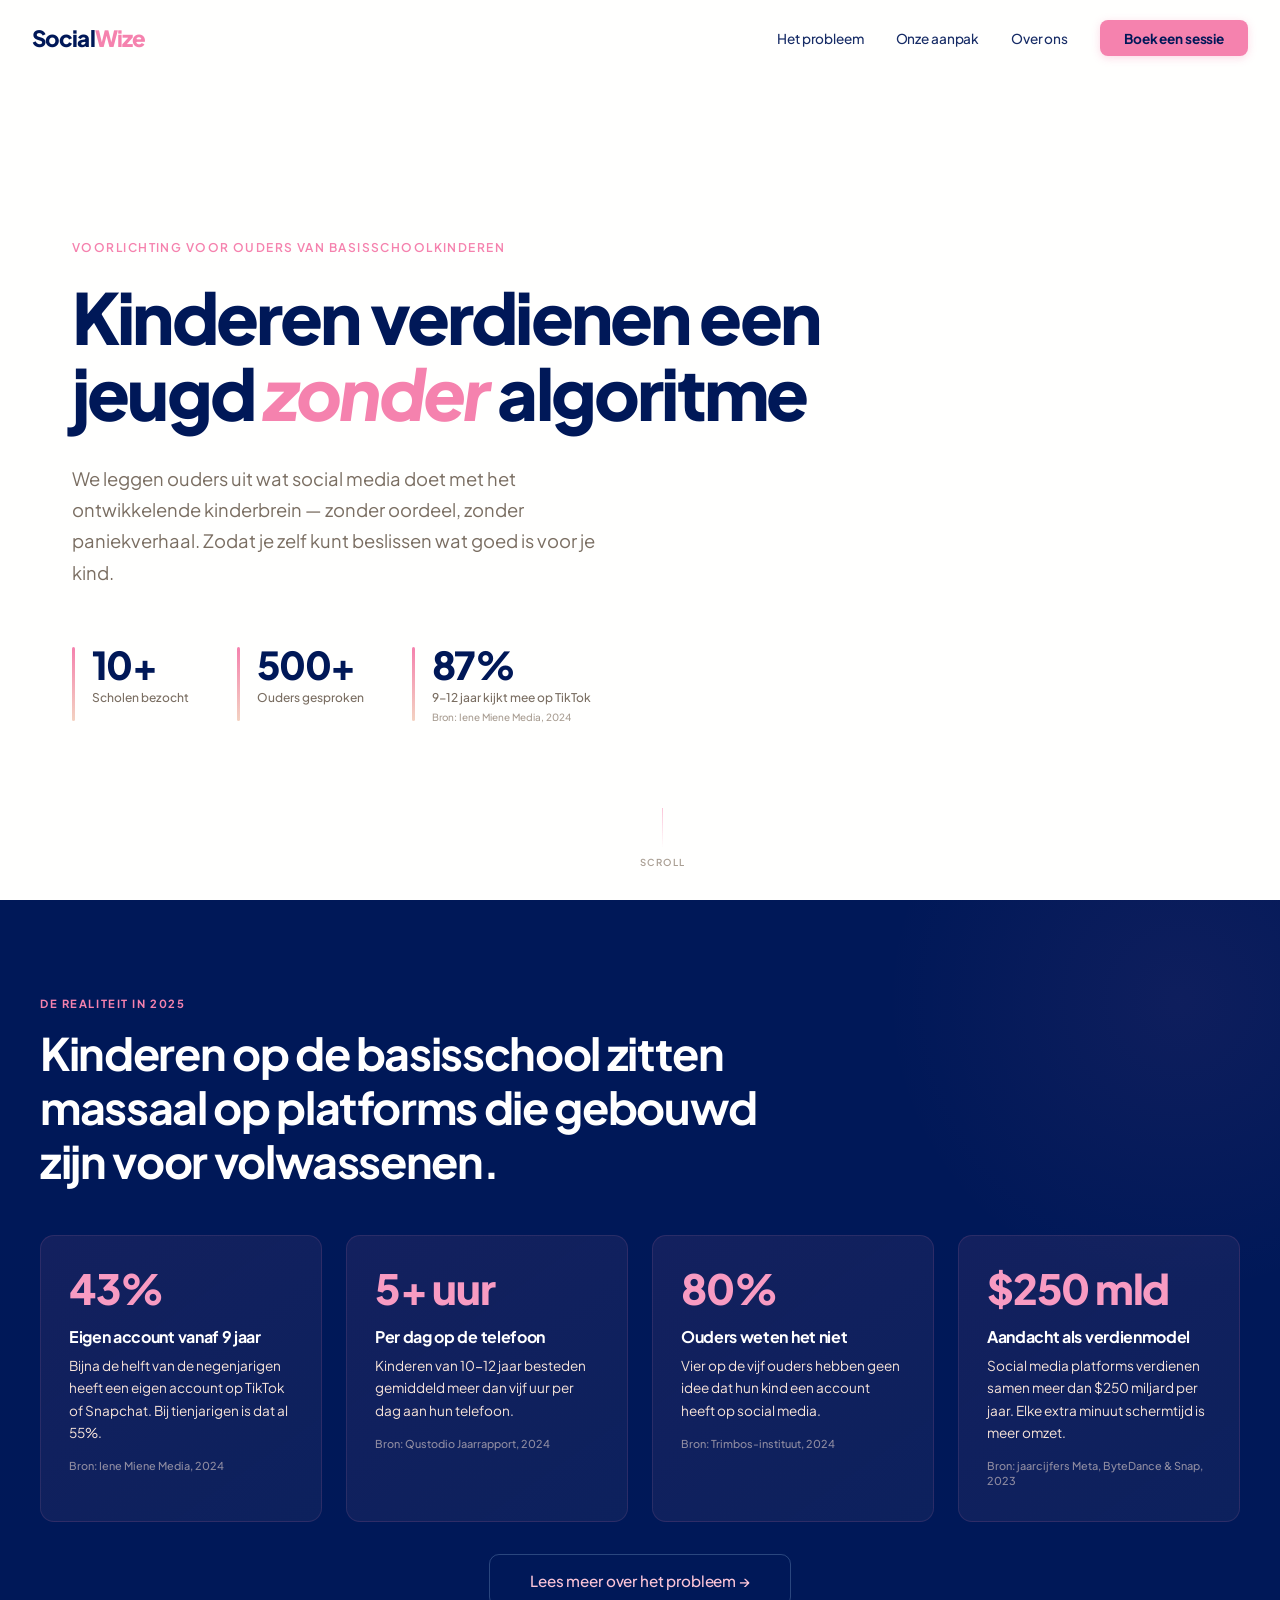
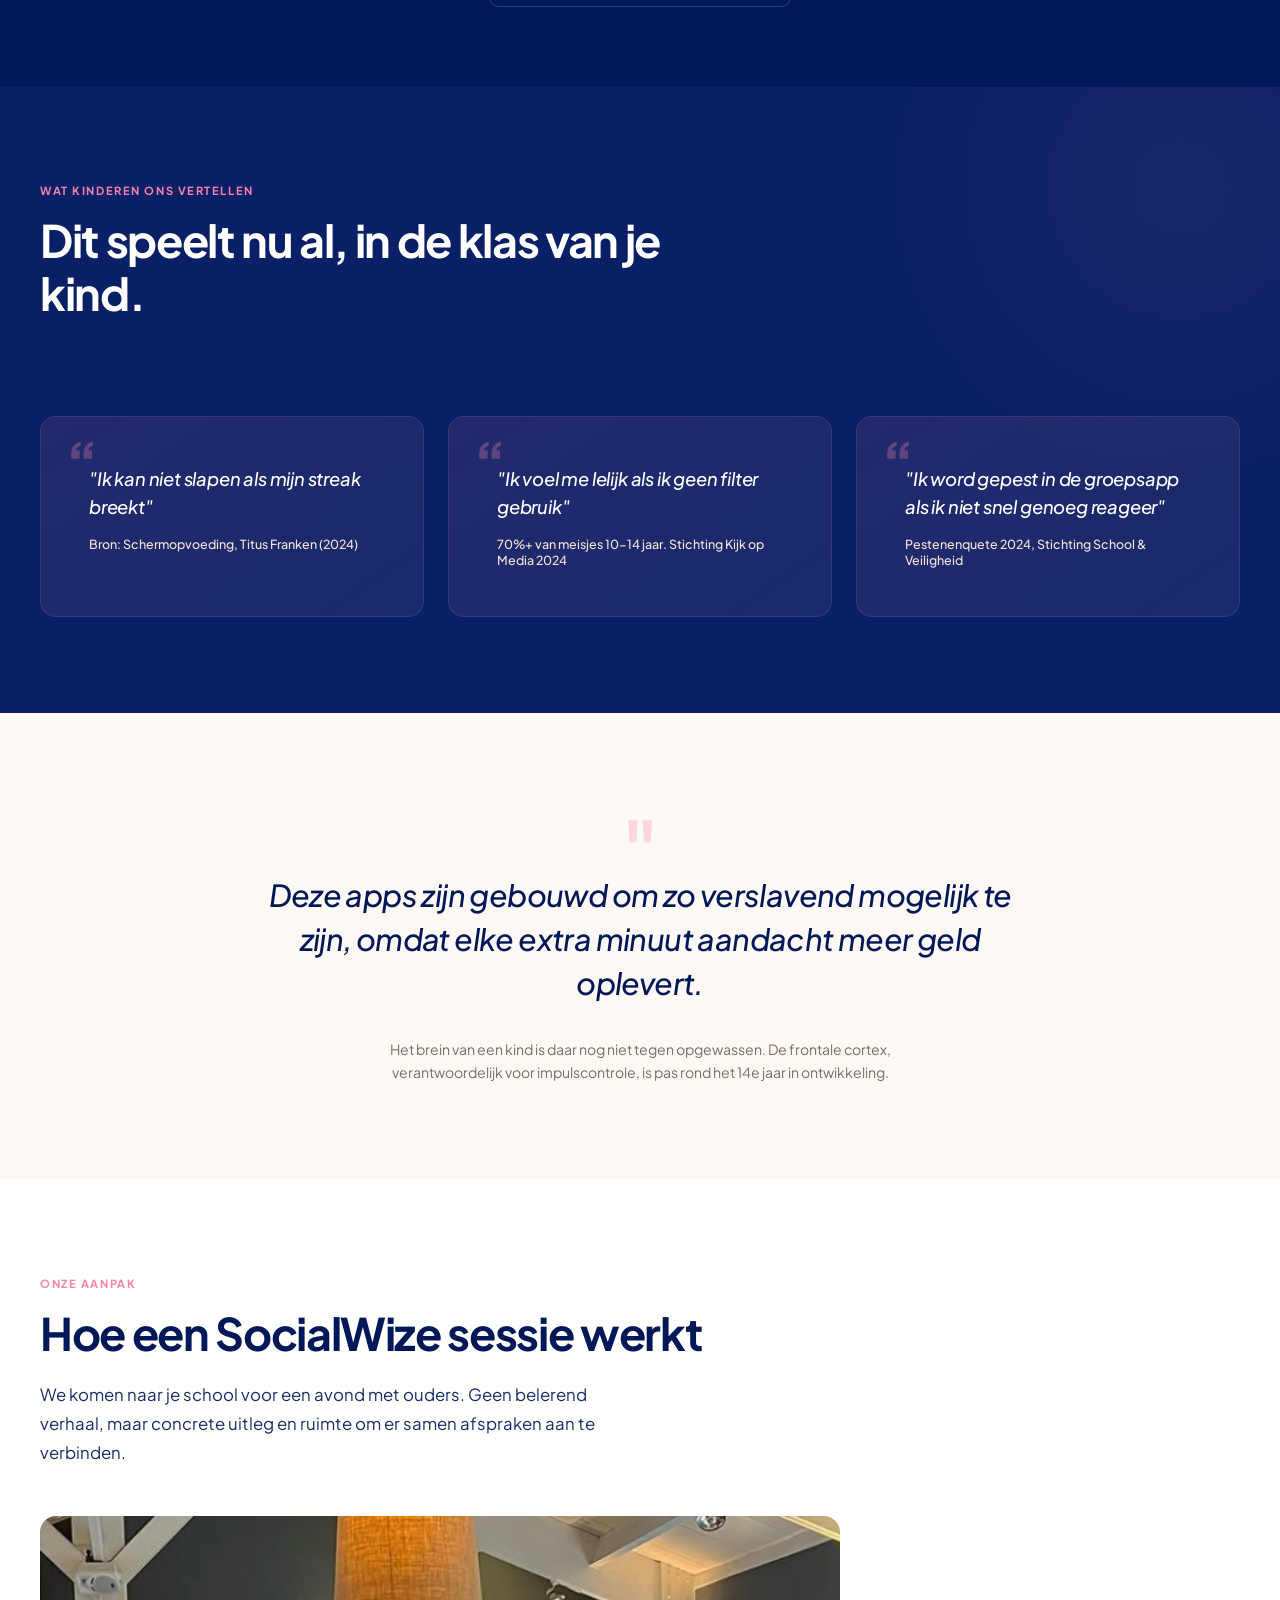
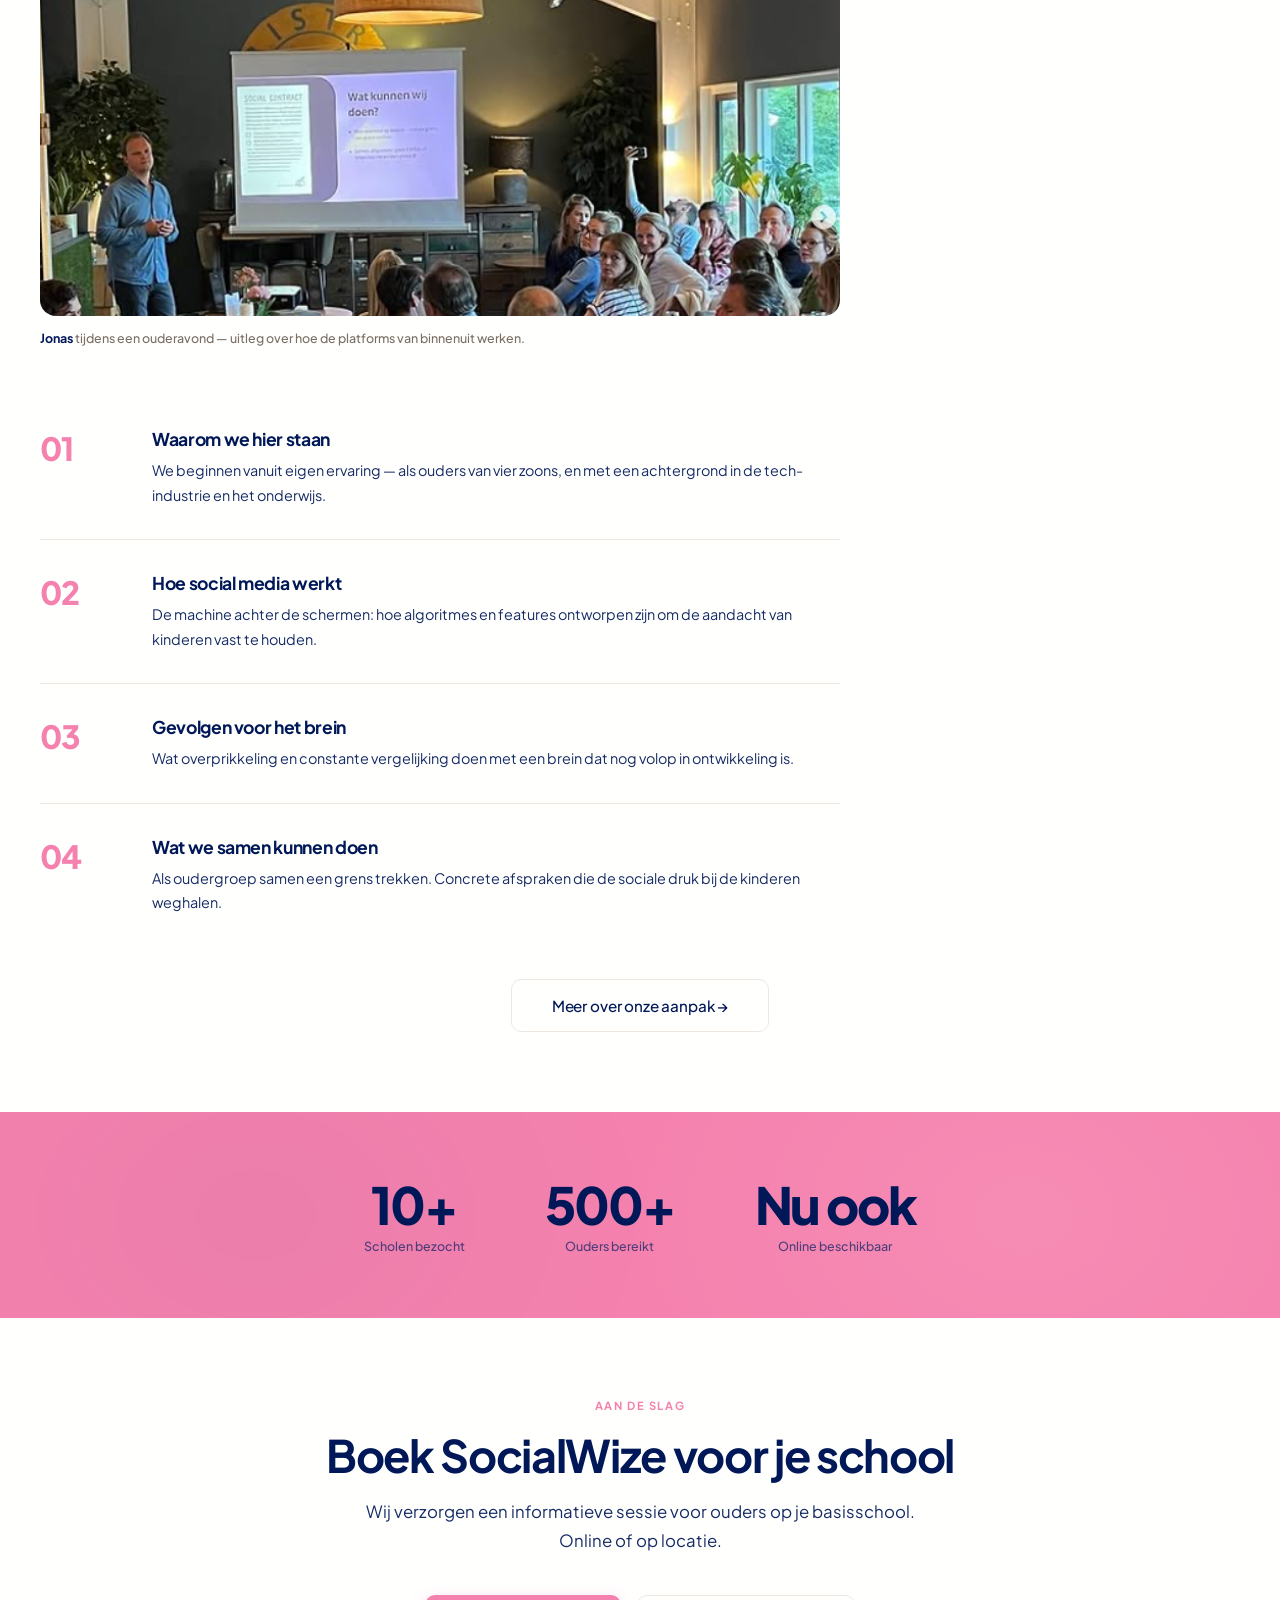
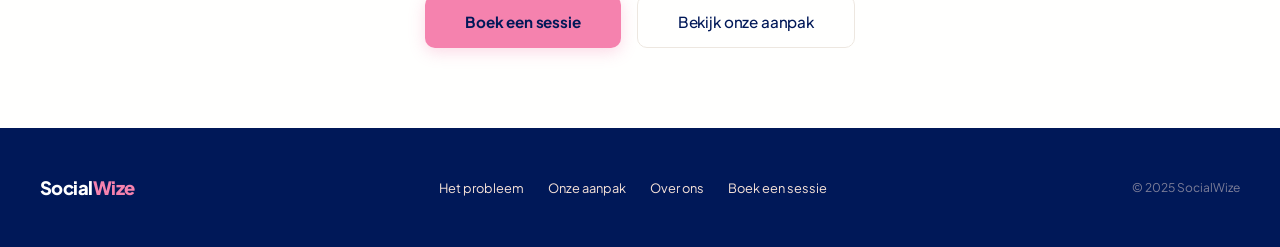
<file: index.html>
<!DOCTYPE html><html lang="nl"><head><meta charset="UTF-8"><meta name="viewport" content="width=device-width,initial-scale=1.0">
<title>SocialWize — Voorlichting over social media voor ouders</title>
<link rel="icon" href="favicon.svg" type="image/svg+xml"><link rel="stylesheet" href="style.css"></head><body>

<nav class="nav" id="nav">
  <a href="index.html" class="nav-logo">Social<span>Wize</span></a>
  <div class="nav-links" id="navLinks">
    <a href="probleem.html">Het probleem</a>
    <a href="aanpak.html">Onze aanpak</a>
    <a href="over-ons.html">Over ons</a>
    <a href="boek.html" class="nav-cta">Boek een sessie</a>
  </div>
  <button class="mobile-menu-btn" id="menuBtn" aria-label="Menu"><span></span><span></span><span></span></button>
</nav>

<section class="hero-full">
  <div class="eyebrow" style="font-size:.75rem;font-weight:600;letter-spacing:.12em;text-transform:uppercase;color:var(--blue);margin-bottom:1.5rem;opacity:0;animation:fadeUp .8s .2s forwards">Voorlichting voor ouders van basisschoolkinderen</div>
  <h1 style="font-size:clamp(2.8rem,5.5vw,4.8rem);line-height:1.08;letter-spacing:-.04em;font-weight:800;max-width:860px;opacity:0;animation:fadeUp .8s .4s forwards">Kinderen verdienen een jeugd <em style="font-style:italic;color:var(--blue)">zonder</em> algoritme</h1>
  <p style="font-size:1.15rem;line-height:1.7;color:var(--grey-500);max-width:560px;margin-top:2rem;font-weight:400;opacity:0;animation:fadeUp .8s .6s forwards">We leggen ouders uit wat social media doet met het ontwikkelende kinderbrein — zonder oordeel, zonder paniekverhaal. Zodat je zelf kunt beslissen wat goed is voor je kind.</p>
  <div class="hero-stats">
    <div class="hero-stat"><div class="hero-stat-num">10+</div><div class="hero-stat-label">Scholen bezocht</div></div>
    <div class="hero-stat"><div class="hero-stat-num">500+</div><div class="hero-stat-label">Ouders gesproken</div></div>
    <div class="hero-stat"><div class="hero-stat-num">87%</div><div class="hero-stat-label">9-12 jaar kijkt mee op TikTok</div><div class="hero-stat-src">Bron: Iene Miene Media, 2024</div></div>
  </div>
  <div class="hero-scroll"><div class="scroll-line"></div>scroll</div>
</section>

<section class="section section--dark">
  <div class="section-inner">
    <div class="section-label reveal">De realiteit in 2025</div>
    <h2 class="st st--white reveal">Kinderen op de basisschool zitten massaal op platforms die gebouwd zijn voor volwassenen.</h2>
    <div class="card-grid cg4" style="margin-top:3rem">
      <div class="card card--dark reveal"><div class="big-num">43%</div><h3>Eigen account vanaf 9 jaar</h3><p>Bijna de helft van de negenjarigen heeft een eigen account op TikTok of Snapchat. Bij tienjarigen is dat al 55%.</p><div class="stat-src">Bron: Iene Miene Media, 2024</div></div>
      <div class="card card--dark reveal"><div class="big-num">5+ uur</div><h3>Per dag op de telefoon</h3><p>Kinderen van 10-12 jaar besteden gemiddeld meer dan vijf uur per dag aan hun telefoon.</p><div class="stat-src">Bron: Qustodio Jaarrapport, 2024</div></div>
      <div class="card card--dark reveal"><div class="big-num">80%</div><h3>Ouders weten het niet</h3><p>Vier op de vijf ouders hebben geen idee dat hun kind een account heeft op social media.</p><div class="stat-src">Bron: Trimbos-instituut, 2024</div></div>
      <div class="card card--dark reveal"><div class="big-num">$250 mld</div><h3>Aandacht als verdienmodel</h3><p>Social media platforms verdienen samen meer dan $250 miljard per jaar. Elke extra minuut schermtijd is meer omzet.</p><div class="stat-src">Bron: jaarcijfers Meta, ByteDance &amp; Snap, 2023</div></div>
    </div>
    <div style="text-align:center;margin-top:3rem" class="reveal">
      <a href="probleem.html" class="btn-secondary" style="color:var(--blue-pale);border-color:rgba(168,206,240,.25)">Lees meer over het probleem &rarr;</a>
    </div>
  </div>
</section>

<section class="section section--mid">
  <div class="section-inner">
    <div class="section-label reveal">Wat kinderen ons vertellen</div>
    <h2 class="st st--white reveal">Dit speelt nu al, in de klas van je kind.</h2>
    <div class="card-grid cg3" style="margin-top:3rem">
      <div class="quote-block quote-block--dark reveal"><blockquote>"Ik kan niet slapen als mijn streak breekt"</blockquote><cite>Bron: Schermopvoeding, Titus Franken (2024)</cite></div>
      <div class="quote-block quote-block--dark reveal"><blockquote>"Ik voel me lelijk als ik geen filter gebruik"</blockquote><cite>70%+ van meisjes 10-14 jaar. Stichting Kijk op Media 2024</cite></div>
      <div class="quote-block quote-block--dark reveal"><blockquote>"Ik word gepest in de groepsapp als ik niet snel genoeg reageer"</blockquote><cite>Pestenenquete 2024, Stichting School & Veiligheid</cite></div>
    </div>
  </div>
</section>

<section class="section section--ice" style="text-align:center">
  <div class="section-inner reveal" style="max-width:760px;margin:0 auto">
    <div style="font-size:4.5rem;font-weight:800;line-height:1;background:linear-gradient(135deg,var(--blue),var(--blue-pale));-webkit-background-clip:text;-webkit-text-fill-color:transparent;background-clip:text;opacity:.4">"</div>
    <p style="font-size:clamp(1.3rem,2.5vw,1.9rem);line-height:1.45;color:var(--navy);margin-top:-.5rem;font-weight:500;font-style:italic;letter-spacing:-.02em">Deze apps zijn gebouwd om zo verslavend mogelijk te zijn, omdat elke extra minuut aandacht meer geld oplevert.</p>
    <p style="margin-top:2rem;font-size:.88rem;color:var(--grey-500);line-height:1.65;max-width:580px;margin-left:auto;margin-right:auto">Het brein van een kind is daar nog niet tegen opgewassen. De frontale cortex, verantwoordelijk voor impulscontrole, is pas rond het 14e jaar in ontwikkeling.</p>
  </div>
</section>

<section class="section">
  <div class="section-inner">
    <div class="section-label section-label--dark reveal">Onze aanpak</div>
    <h2 class="st reveal">Hoe een SocialWize sessie werkt</h2>
    <p class="si reveal">We komen naar je school voor een avond met ouders. Geen belerend verhaal, maar concrete uitleg en ruimte om er samen afspraken aan te verbinden.</p>
    <figure class="reveal" style="margin:3rem 0 0;max-width:800px">
      <div style="border-radius:16px;overflow:hidden;height:400px">
        <img src="foto2.png" alt="Jonas presenteert tijdens een SocialWize ouderavond" style="width:100%;height:100%;object-fit:cover;object-position:center 25%;display:block">
      </div>
      <figcaption class="photo-cap"><strong>Jonas</strong> tijdens een ouderavond — uitleg over hoe de platforms van binnenuit werken.</figcaption>
    </figure>
    <div class="timeline" style="margin-top:3rem;max-width:800px">
      <div class="tl-item reveal"><div class="tl-num">01</div><div class="tl-content"><h3>Waarom we hier staan</h3><p>We beginnen vanuit eigen ervaring — als ouders van vier zoons, en met een achtergrond in de tech-industrie en het onderwijs.</p></div></div>
      <div class="tl-item reveal"><div class="tl-num">02</div><div class="tl-content"><h3>Hoe social media werkt</h3><p>De machine achter de schermen: hoe algoritmes en features ontworpen zijn om de aandacht van kinderen vast te houden.</p></div></div>
      <div class="tl-item reveal"><div class="tl-num">03</div><div class="tl-content"><h3>Gevolgen voor het brein</h3><p>Wat overprikkeling en constante vergelijking doen met een brein dat nog volop in ontwikkeling is.</p></div></div>
      <div class="tl-item reveal"><div class="tl-num">04</div><div class="tl-content"><h3>Wat we samen kunnen doen</h3><p>Als oudergroep samen een grens trekken. Concrete afspraken die de sociale druk bij de kinderen weghalen.</p></div></div>
    </div>
    <div style="text-align:center;margin-top:3rem" class="reveal">
      <a href="aanpak.html" class="btn-secondary">Meer over onze aanpak &rarr;</a>
    </div>
  </div>
</section>

<div class="stat-banner">
  <div class="stat-banner-inner">
    <div class="sbi"><div class="num">10+</div><div class="label">Scholen bezocht</div></div>
    <div class="sbi"><div class="num">500+</div><div class="label">Ouders bereikt</div></div>
    <div class="sbi"><div class="num">Nu ook</div><div class="label">Online beschikbaar</div></div>
  </div>
</div>

<!-- ============================================================
     TESTIMONIALS — klaar om in te vullen. Haal dit blok uit commentaar
     (verwijder de regel hierboven en </section> + de afsluit-comment)
     zodra je echte quotes van scholen/ouders hebt.
     Vervang [QUOTE], [NAAM], [ROL] en [SCHOOL] per kaart.
<section class="section section--ice">
  <div class="section-inner">
    <div class="section-label section-label--dark reveal" style="text-align:center">Wat scholen zeggen</div>
    <h2 class="st reveal" style="margin:0 auto;text-align:center">Na afloop hoorden we dit terug</h2>
    <div class="card-grid cg3" style="margin-top:3rem">
      <div class="quote-block reveal"><blockquote>[QUOTE — wat een directeur of ouder over de sessie zei]</blockquote><cite>[Naam] — [rol], [Basisschool], [plaats]</cite></div>
      <div class="quote-block reveal"><blockquote>[QUOTE]</blockquote><cite>[Naam] — [rol], [Basisschool], [plaats]</cite></div>
      <div class="quote-block reveal"><blockquote>[QUOTE]</blockquote><cite>[Naam] — [rol], [Basisschool], [plaats]</cite></div>
    </div>
  </div>
</section>
     ============================================================ -->

<!-- ============================================================
     SCHOLEN-LOGO'S — klaar om in te vullen. Haal uit commentaar zodra
     je logo-bestanden hebt. Zet de bestanden in deze map (bv. school1.png)
     en pas src + alt aan. Logo's tonen automatisch grijs, kleur bij hover.
<section class="section" style="padding-top:4rem;padding-bottom:4rem">
  <div class="section-inner" style="text-align:center">
    <p class="logo-caption reveal">Onder andere op bezoek geweest bij</p>
    <div class="logo-strip reveal">
      <img src="school1.png" alt="[Naam basisschool]">
      <img src="school2.png" alt="[Naam basisschool]">
      <img src="school3.png" alt="[Naam basisschool]">
      <img src="school4.png" alt="[Naam basisschool]">
    </div>
  </div>
</section>
     ============================================================ -->

<section class="cta-section">
  <div class="section-label section-label--dark reveal">Aan de slag</div>
  <h2 class="reveal">Boek SocialWize voor je school</h2>
  <p class="reveal">Wij verzorgen een informatieve sessie voor ouders op je basisschool. Online of op locatie.</p>
  <div class="cta-buttons reveal">
    <a href="boek.html" class="btn-primary">Boek een sessie</a>
    <a href="aanpak.html" class="btn-secondary">Bekijk onze aanpak</a>
  </div>
</section>

<footer class="footer"><div class="footer-inner">
  <a href="index.html" class="footer-logo">Social<span>Wize</span></a>
  <div class="footer-links"><a href="probleem.html">Het probleem</a><a href="aanpak.html">Onze aanpak</a><a href="over-ons.html">Over ons</a><a href="boek.html">Boek een sessie</a></div>
  <div class="footer-copy">&copy; 2025 SocialWize</div>
</div></footer>

<script>
window.addEventListener('scroll',()=>{document.getElementById('nav').classList.toggle('scrolled',window.scrollY>50)});
document.getElementById('menuBtn').addEventListener('click',()=>{document.getElementById('navLinks').classList.toggle('open')});
document.querySelectorAll('.nav-links a').forEach(a=>{a.addEventListener('click',()=>document.getElementById('navLinks').classList.remove('open'))});
const o=new IntersectionObserver(e=>{e.forEach(e=>{if(e.isIntersecting)e.target.classList.add('visible')})},{threshold:.1,rootMargin:'0px 0px -40px 0px'});
document.querySelectorAll('.reveal').forEach(el=>o.observe(el));
document.querySelectorAll('.card,.quote-block').forEach((el,i)=>{el.style.transitionDelay=`${(i%4)*.08}s`});
</script>
</body></html>
</file>
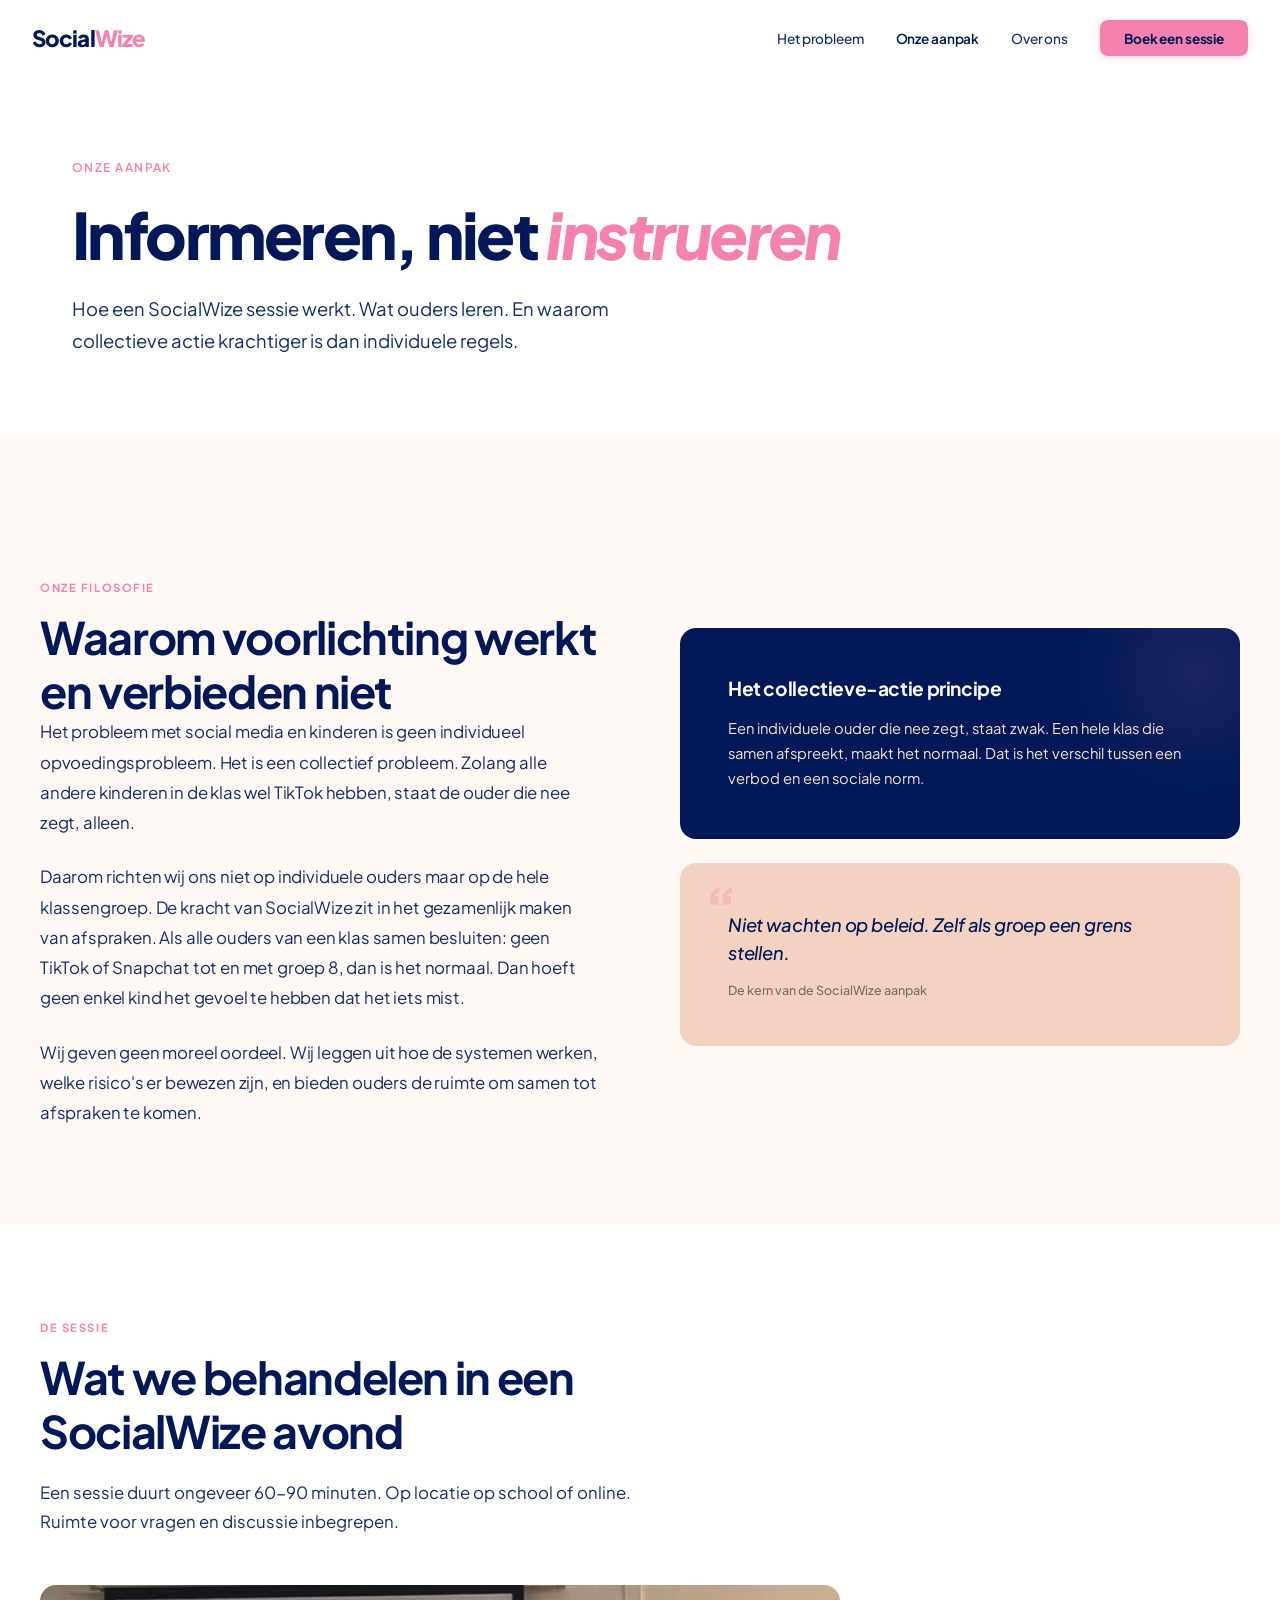
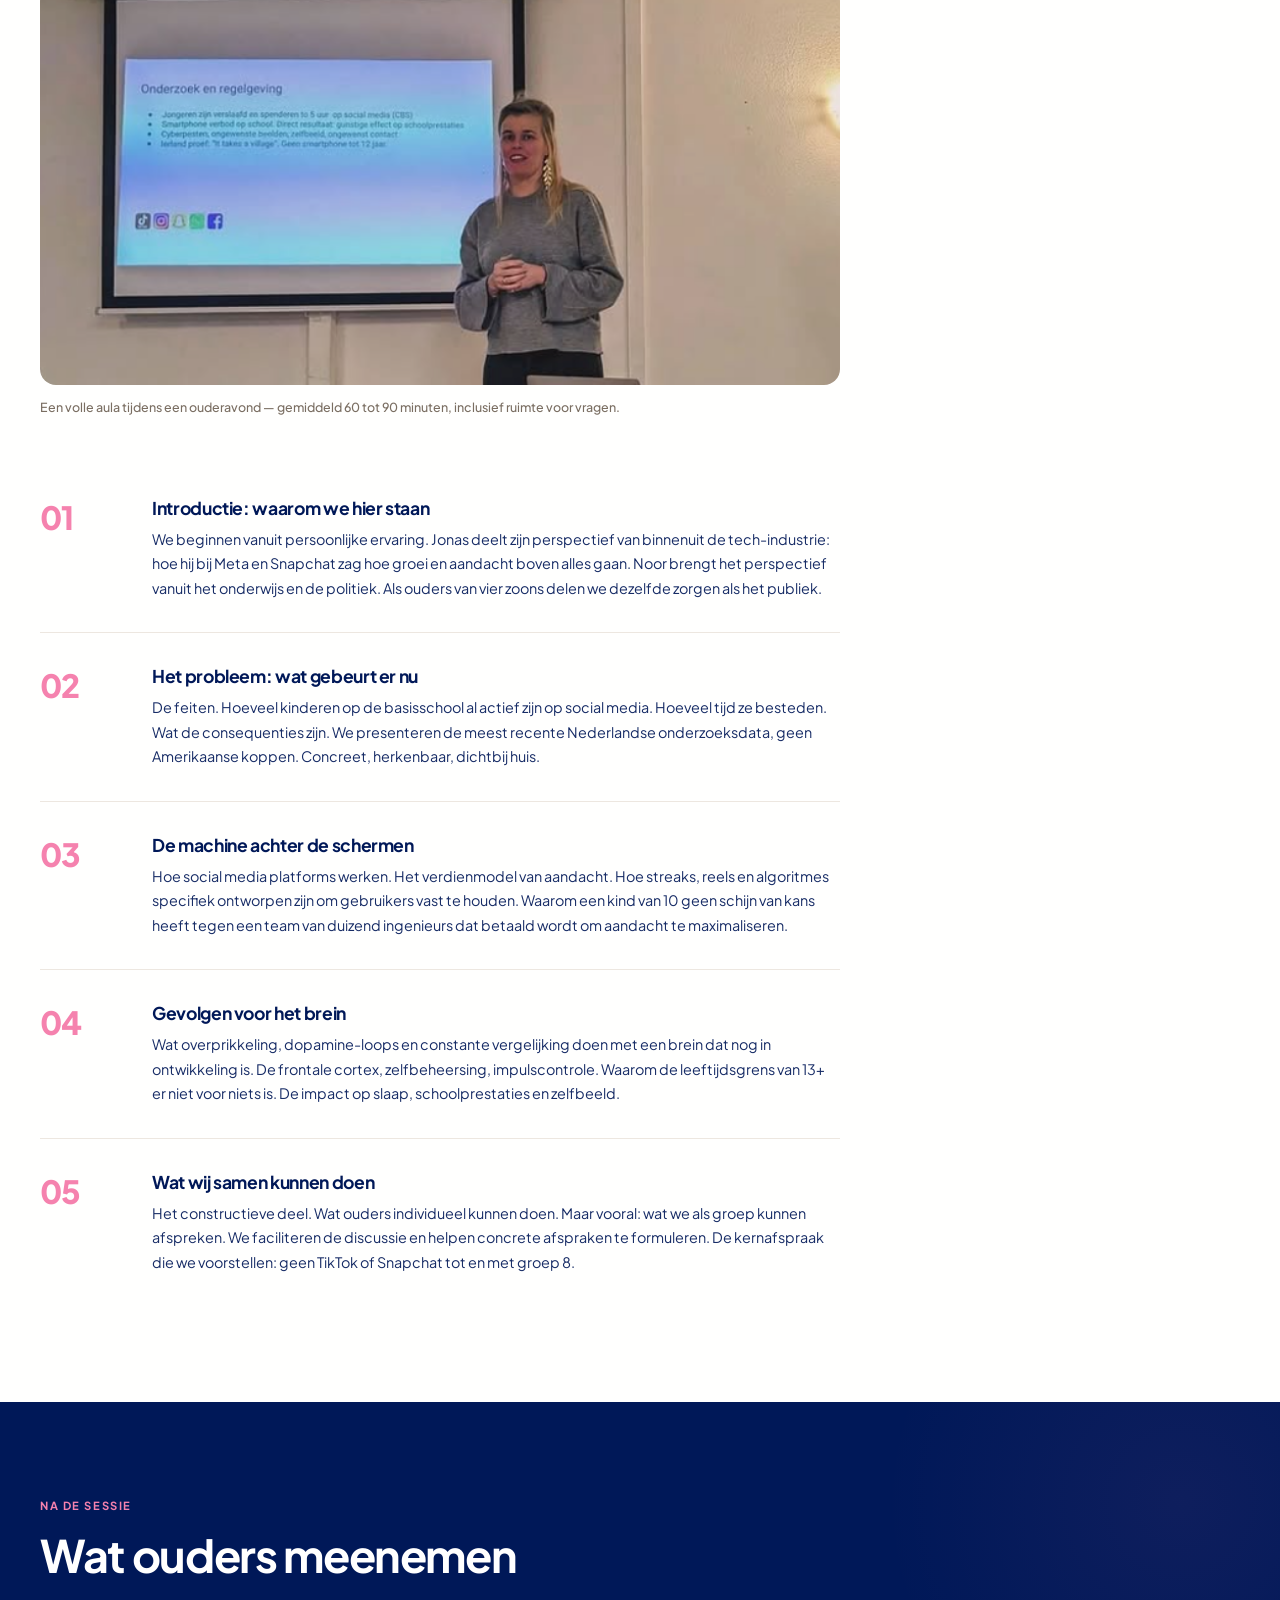
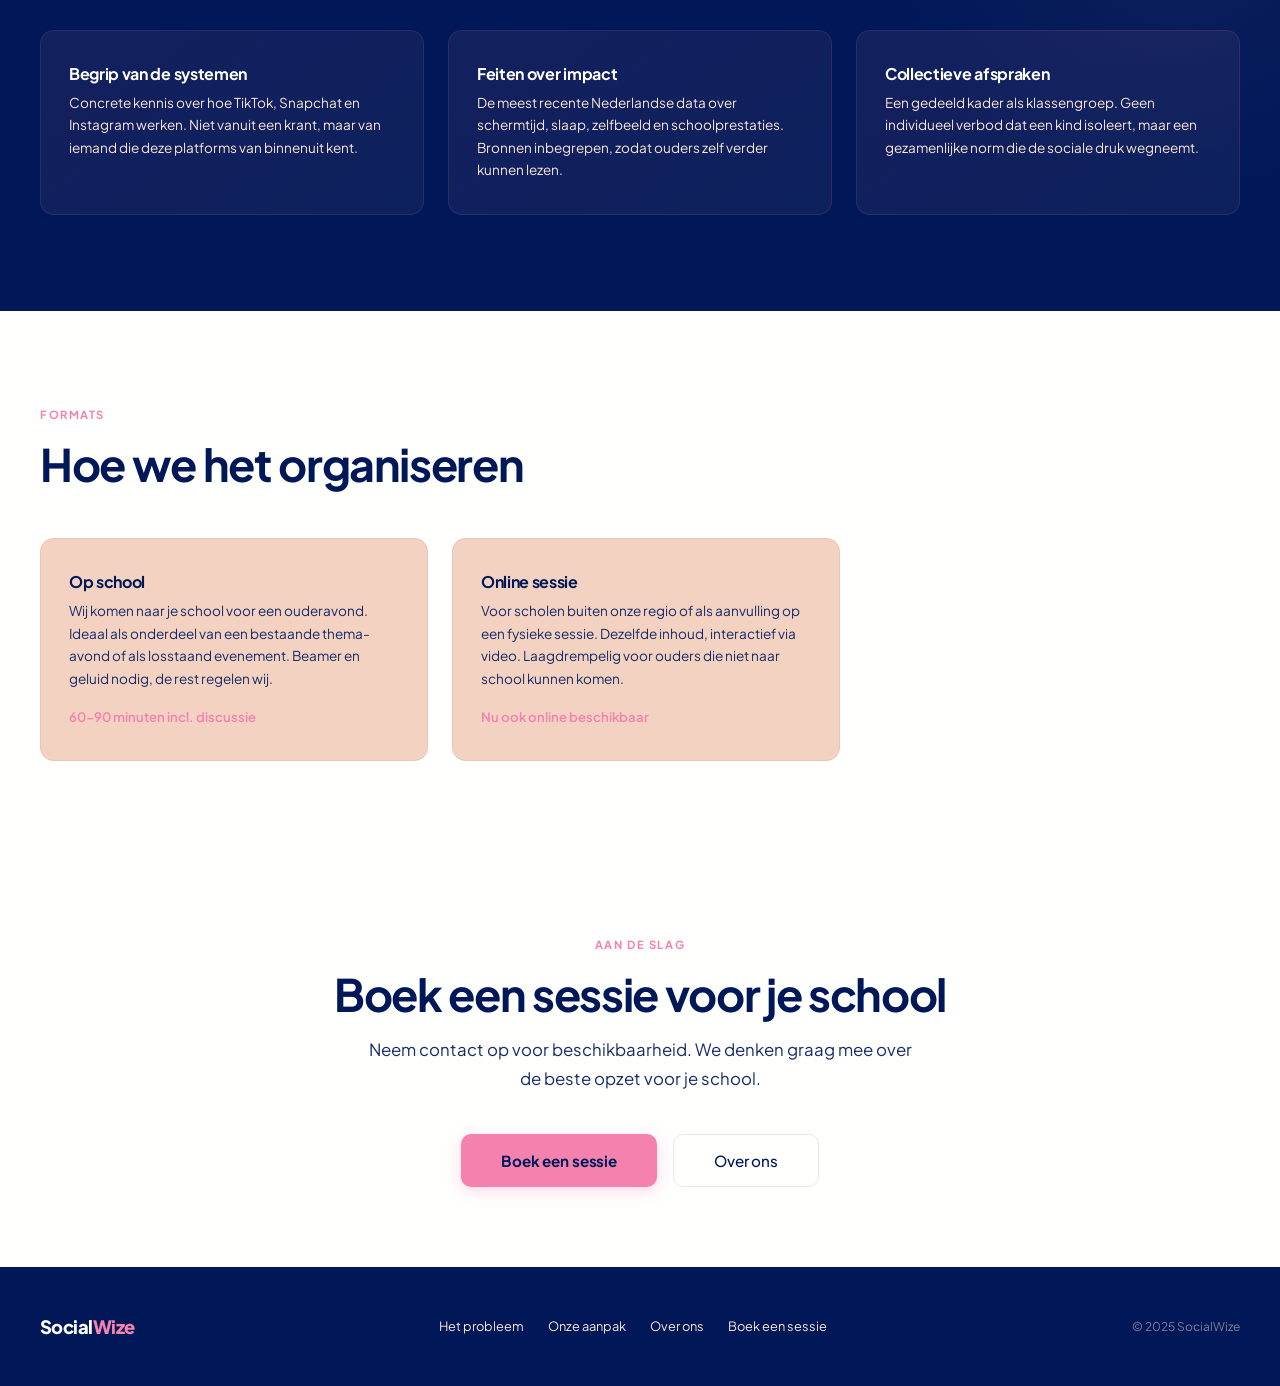
<file: aanpak.html>
<!DOCTYPE html><html lang="nl"><head><meta charset="UTF-8"><meta name="viewport" content="width=device-width,initial-scale=1.0">
<title>Onze aanpak — SocialWize</title>
<link rel="icon" href="favicon.svg" type="image/svg+xml"><link rel="stylesheet" href="style.css"></head><body>

<nav class="nav scrolled" id="nav">
  <a href="index.html" class="nav-logo">Social<span>Wize</span></a>
  <div class="nav-links" id="navLinks">
    <a href="probleem.html">Het probleem</a>
    <a href="aanpak.html" class="active">Onze aanpak</a>
    <a href="over-ons.html">Over ons</a>
    <a href="boek.html" class="nav-cta">Boek een sessie</a>
  </div>
  <button class="mobile-menu-btn" id="menuBtn" aria-label="Menu"><span></span><span></span><span></span></button>
</nav>

<div class="page-hero">
  <div class="eyebrow">Onze aanpak</div>
  <h1>Informeren, niet <em>instrueren</em></h1>
  <p class="lead">Hoe een SocialWize sessie werkt. Wat ouders leren. En waarom collectieve actie krachtiger is dan individuele regels.</p>
</div>

<!-- FILOSOFIE -->
<section class="section section--ice">
  <div class="section-inner">
    <div class="split">
      <div class="prose reveal">
        <div class="section-label section-label--dark">Onze filosofie</div>
        <h2 class="st">Waarom voorlichting werkt en verbieden niet</h2>
        <p>Het probleem met social media en kinderen is geen individueel opvoedingsprobleem. Het is een collectief probleem. Zolang alle andere kinderen in de klas wel TikTok hebben, staat de ouder die nee zegt, alleen.</p>
        <p>Daarom richten wij ons niet op individuele ouders maar op de hele klassengroep. De kracht van SocialWize zit in het gezamenlijk maken van afspraken. Als alle ouders van een klas samen besluiten: geen TikTok of Snapchat tot en met groep 8, dan is het normaal. Dan hoeft geen enkel kind het gevoel te hebben dat het iets mist.</p>
        <p>Wij geven geen moreel oordeel. Wij leggen uit hoe de systemen werken, welke risico's er bewezen zijn, en bieden ouders de ruimte om samen tot afspraken te komen.</p>
      </div>
      <div>
        <div class="highlight-box reveal">
          <h3>Het collectieve-actie principe</h3>
          <p>Een individuele ouder die nee zegt, staat zwak. Een hele klas die samen afspreekt, maakt het normaal. Dat is het verschil tussen een verbod en een sociale norm.</p>
        </div>
        <div class="quote-block reveal" style="margin-top:1.5rem">
          <blockquote>Niet wachten op beleid. Zelf als groep een grens stellen.</blockquote>
          <cite>De kern van de SocialWize aanpak</cite>
        </div>
      </div>
    </div>
  </div>
</section>

<!-- SESSIE OPBOUW -->
<section class="section">
  <div class="section-inner">
    <div class="section-label section-label--dark reveal">De sessie</div>
    <h2 class="st reveal">Wat we behandelen in een SocialWize avond</h2>
    <p class="si reveal">Een sessie duurt ongeveer 60-90 minuten. Op locatie op school of online. Ruimte voor vragen en discussie inbegrepen.</p>

    <figure class="reveal" style="margin:3rem 0 0;max-width:800px">
      <div class="sessie-photo" style="border-radius:16px;overflow:hidden;height:400px">
        <img src="foto3.png" alt="SocialWize presentatie op een basisschool" style="width:100%;height:100%;object-fit:cover;object-position:center 20%;display:block">
      </div>
      <figcaption class="photo-cap">Een volle aula tijdens een ouderavond — gemiddeld 60 tot 90 minuten, inclusief ruimte voor vragen.</figcaption>
    </figure>

    <div class="timeline" style="margin-top:3rem;max-width:800px">
      <div class="tl-item reveal">
        <div class="tl-num">01</div>
        <div class="tl-content">
          <h3>Introductie: waarom we hier staan</h3>
          <p>We beginnen vanuit persoonlijke ervaring. Jonas deelt zijn perspectief van binnenuit de tech-industrie: hoe hij bij Meta en Snapchat zag hoe groei en aandacht boven alles gaan. Noor brengt het perspectief vanuit het onderwijs en de politiek. Als ouders van vier zoons delen we dezelfde zorgen als het publiek.</p>
        </div>
      </div>
      <div class="tl-item reveal">
        <div class="tl-num">02</div>
        <div class="tl-content">
          <h3>Het probleem: wat gebeurt er nu</h3>
          <p>De feiten. Hoeveel kinderen op de basisschool al actief zijn op social media. Hoeveel tijd ze besteden. Wat de consequenties zijn. We presenteren de meest recente Nederlandse onderzoeksdata, geen Amerikaanse koppen. Concreet, herkenbaar, dichtbij huis.</p>
        </div>
      </div>
      <div class="tl-item reveal">
        <div class="tl-num">03</div>
        <div class="tl-content">
          <h3>De machine achter de schermen</h3>
          <p>Hoe social media platforms werken. Het verdienmodel van aandacht. Hoe streaks, reels en algoritmes specifiek ontworpen zijn om gebruikers vast te houden. Waarom een kind van 10 geen schijn van kans heeft tegen een team van duizend ingenieurs dat betaald wordt om aandacht te maximaliseren.</p>
        </div>
      </div>
      <div class="tl-item reveal">
        <div class="tl-num">04</div>
        <div class="tl-content">
          <h3>Gevolgen voor het brein</h3>
          <p>Wat overprikkeling, dopamine-loops en constante vergelijking doen met een brein dat nog in ontwikkeling is. De frontale cortex, zelfbeheersing, impulscontrole. Waarom de leeftijdsgrens van 13+ er niet voor niets is. De impact op slaap, schoolprestaties en zelfbeeld.</p>
        </div>
      </div>
      <div class="tl-item reveal">
        <div class="tl-num">05</div>
        <div class="tl-content">
          <h3>Wat wij samen kunnen doen</h3>
          <p>Het constructieve deel. Wat ouders individueel kunnen doen. Maar vooral: wat we als groep kunnen afspreken. We faciliteren de discussie en helpen concrete afspraken te formuleren. De kernafspraak die we voorstellen: geen TikTok of Snapchat tot en met groep 8.</p>
        </div>
      </div>
    </div>
  </div>
</section>

<!-- WAT OUDERS MEEKRIJGEN -->
<section class="section section--dark">
  <div class="section-inner">
    <div class="section-label reveal">Na de sessie</div>
    <h2 class="st st--white reveal">Wat ouders meenemen</h2>
    <div class="card-grid cg3" style="margin-top:3rem">
      <div class="card card--dark reveal">
        <h3>Begrip van de systemen</h3>
        <p>Concrete kennis over hoe TikTok, Snapchat en Instagram werken. Niet vanuit een krant, maar van iemand die deze platforms van binnenuit kent.</p>
      </div>
      <div class="card card--dark reveal">
        <h3>Feiten over impact</h3>
        <p>De meest recente Nederlandse data over schermtijd, slaap, zelfbeeld en schoolprestaties. Bronnen inbegrepen, zodat ouders zelf verder kunnen lezen.</p>
      </div>
      <div class="card card--dark reveal">
        <h3>Collectieve afspraken</h3>
        <p>Een gedeeld kader als klassengroep. Geen individueel verbod dat een kind isoleert, maar een gezamenlijke norm die de sociale druk wegneemt.</p>
      </div>
    </div>
  </div>
</section>

<!-- FORMATS -->
<section class="section">
  <div class="section-inner">
    <div class="section-label section-label--dark reveal">Formats</div>
    <h2 class="st reveal">Hoe we het organiseren</h2>
    <div class="card-grid cg2" style="margin-top:3rem;max-width:800px">
      <div class="card reveal">
        <h3>Op school</h3>
        <p>Wij komen naar je school voor een ouderavond. Ideaal als onderdeel van een bestaande thema-avond of als losstaand evenement. Beamer en geluid nodig, de rest regelen wij.</p>
        <p style="margin-top:1rem;font-size:.82rem;color:var(--blue);font-weight:600">60-90 minuten incl. discussie</p>
      </div>
      <div class="card reveal">
        <h3>Online sessie</h3>
        <p>Voor scholen buiten onze regio of als aanvulling op een fysieke sessie. Dezelfde inhoud, interactief via video. Laagdrempelig voor ouders die niet naar school kunnen komen.</p>
        <p style="margin-top:1rem;font-size:.82rem;color:var(--blue);font-weight:600">Nu ook online beschikbaar</p>
      </div>
    </div>
  </div>
</section>

<section class="cta-section">
  <div class="section-label section-label--dark reveal">Aan de slag</div>
  <h2 class="reveal">Boek een sessie voor je school</h2>
  <p class="reveal">Neem contact op voor beschikbaarheid. We denken graag mee over de beste opzet voor je school.</p>
  <div class="cta-buttons reveal">
    <a href="boek.html" class="btn-primary">Boek een sessie</a>
    <a href="over-ons.html" class="btn-secondary">Over ons</a>
  </div>
</section>

<footer class="footer"><div class="footer-inner">
  <a href="index.html" class="footer-logo">Social<span>Wize</span></a>
  <div class="footer-links"><a href="probleem.html">Het probleem</a><a href="aanpak.html">Onze aanpak</a><a href="over-ons.html">Over ons</a><a href="boek.html">Boek een sessie</a></div>
  <div class="footer-copy">&copy; 2025 SocialWize</div>
</div></footer>

<script>
window.addEventListener('scroll',()=>{document.getElementById('nav').classList.toggle('scrolled',window.scrollY>50)});
document.getElementById('menuBtn').addEventListener('click',()=>{document.getElementById('navLinks').classList.toggle('open')});
document.querySelectorAll('.nav-links a').forEach(a=>{a.addEventListener('click',()=>document.getElementById('navLinks').classList.remove('open'))});
const o=new IntersectionObserver(e=>{e.forEach(e=>{if(e.isIntersecting)e.target.classList.add('visible')})},{threshold:.1,rootMargin:'0px 0px -40px 0px'});
document.querySelectorAll('.reveal').forEach(el=>o.observe(el));
document.querySelectorAll('.card,.quote-block').forEach((el,i)=>{el.style.transitionDelay=`${(i%4)*.08}s`});
</script>
</body></html>
</file>
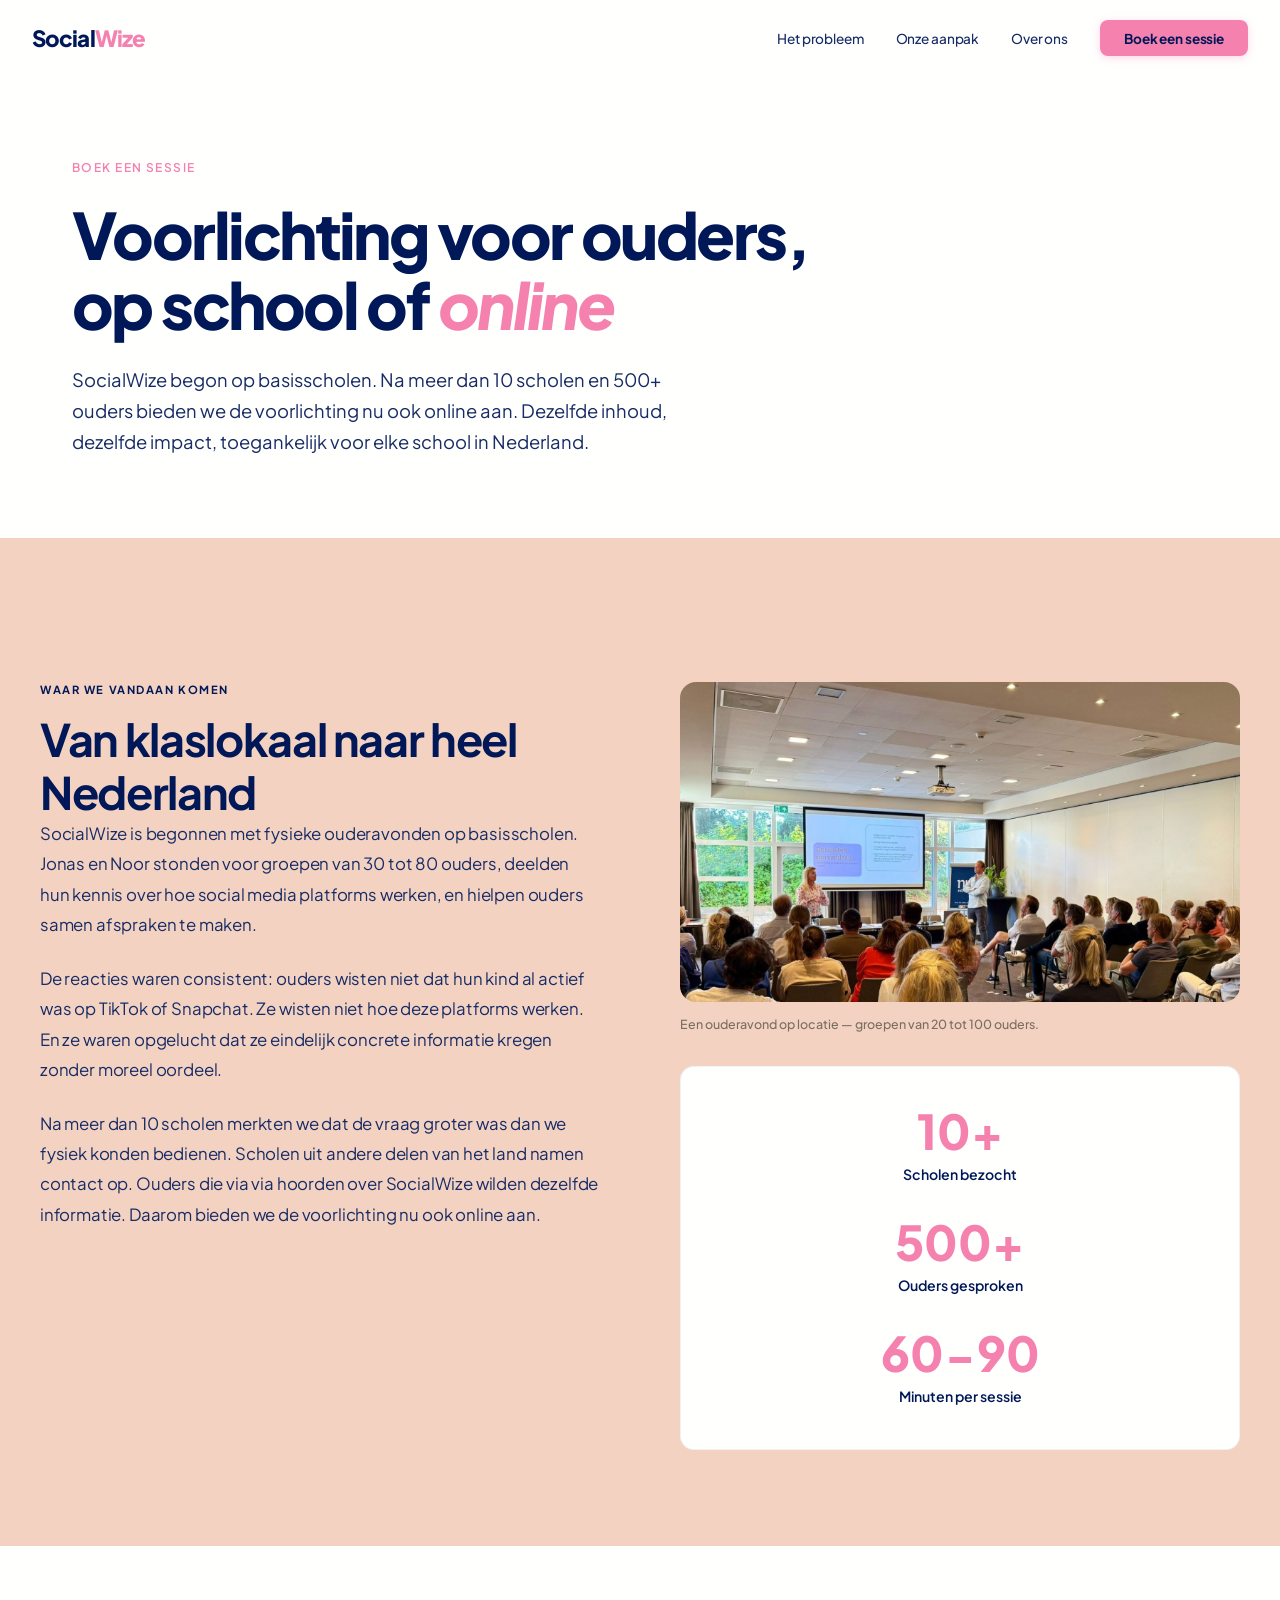
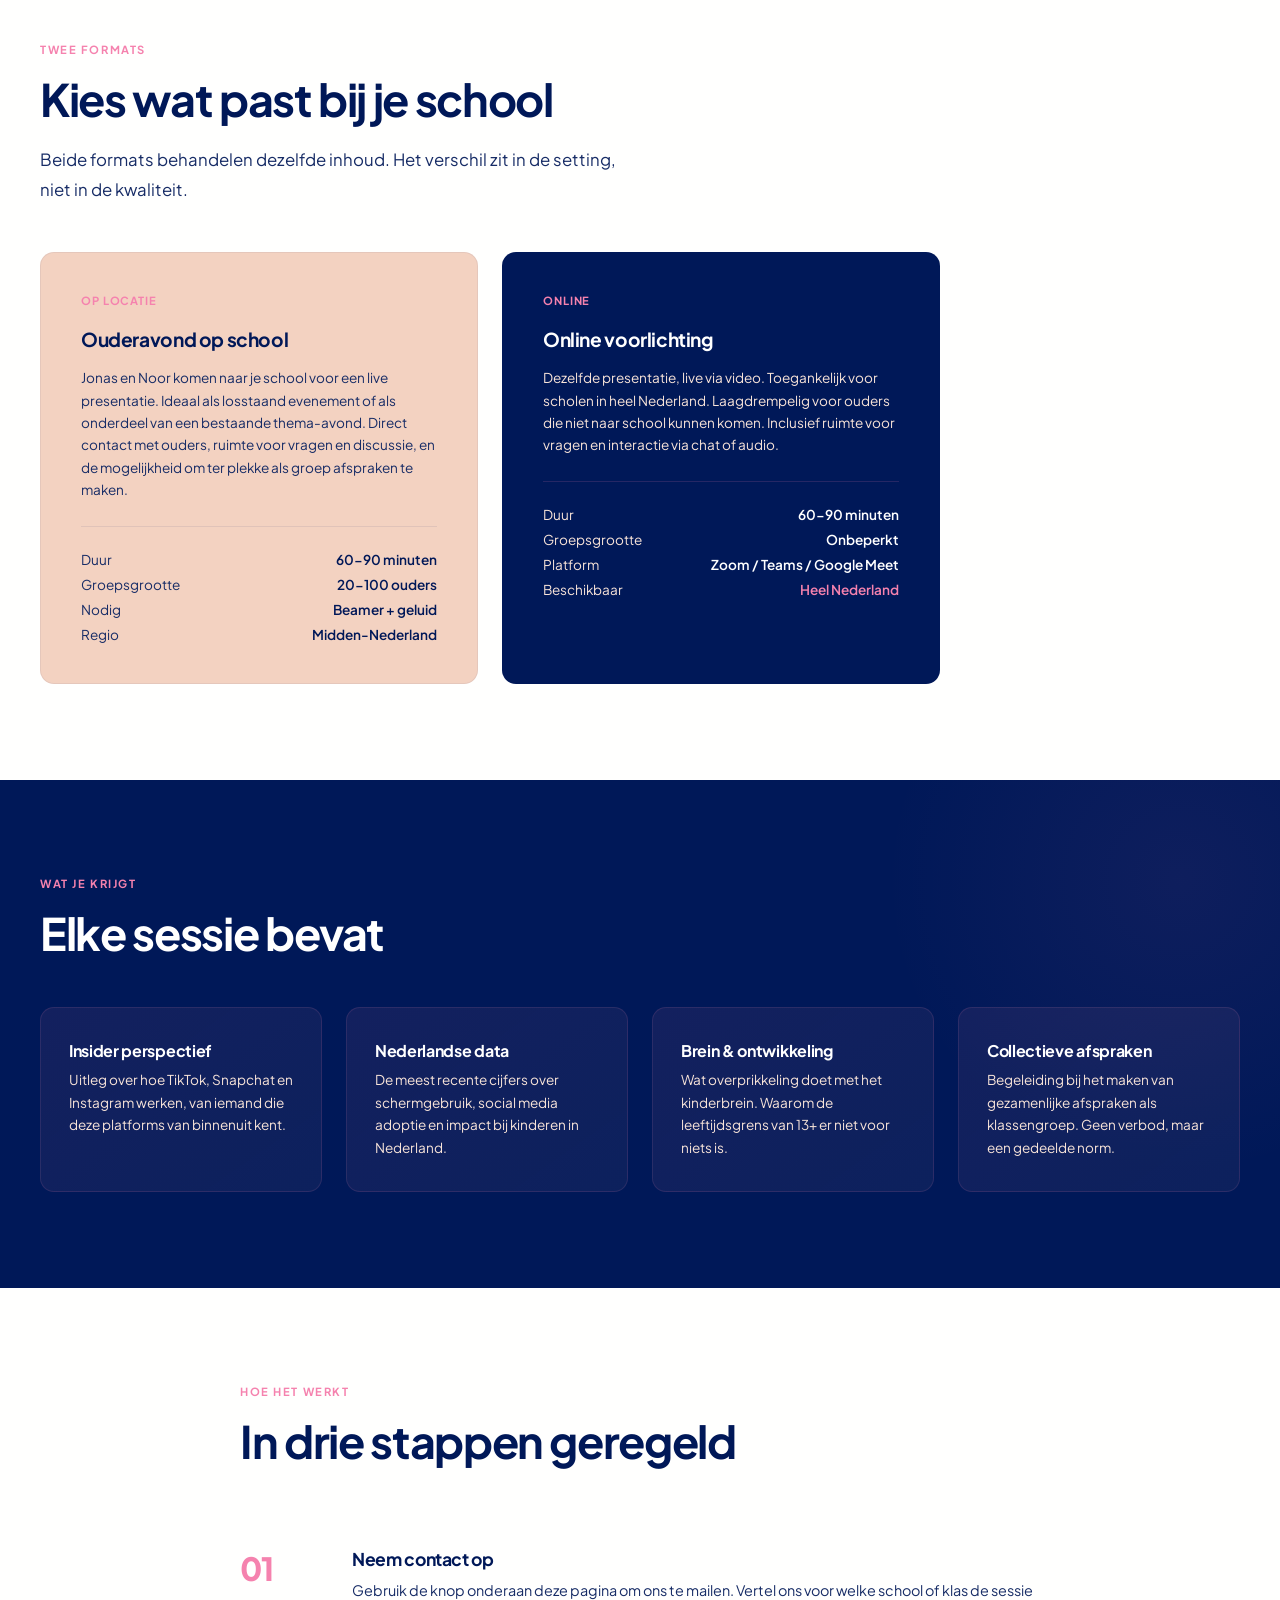
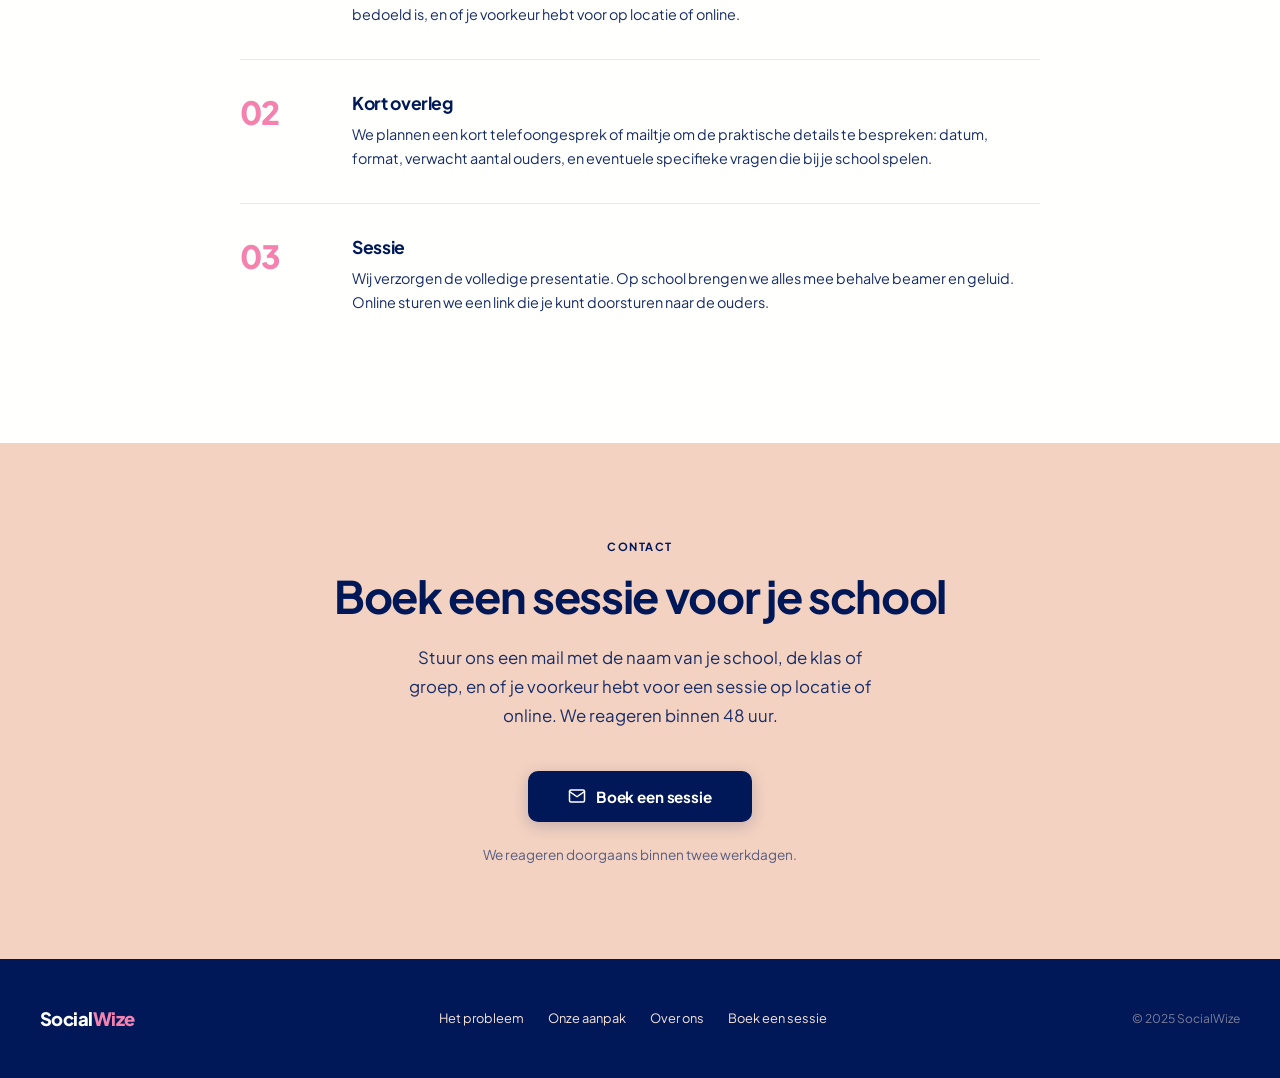
<file: boek.html>
<!DOCTYPE html><html lang="nl"><head><meta charset="UTF-8"><meta name="viewport" content="width=device-width,initial-scale=1.0">
<title>Boek een sessie — SocialWize</title>
<link rel="icon" href="favicon.svg" type="image/svg+xml"><link rel="stylesheet" href="style.css"></head><body>

<nav class="nav scrolled" id="nav">
  <a href="index.html" class="nav-logo">Social<span>Wize</span></a>
  <div class="nav-links" id="navLinks">
    <a href="probleem.html">Het probleem</a>
    <a href="aanpak.html">Onze aanpak</a>
    <a href="over-ons.html">Over ons</a>
    <a href="boek.html" class="nav-cta">Boek een sessie</a>
  </div>
  <button class="mobile-menu-btn" id="menuBtn" aria-label="Menu"><span></span><span></span><span></span></button>
</nav>

<div class="page-hero">
  <div class="eyebrow">Boek een sessie</div>
  <h1>Voorlichting voor ouders, op school of <em>online</em></h1>
  <p class="lead">SocialWize begon op basisscholen. Na meer dan 10 scholen en 500+ ouders bieden we de voorlichting nu ook online aan. Dezelfde inhoud, dezelfde impact, toegankelijk voor elke school in Nederland.</p>
</div>

<!-- TRACK RECORD -->
<section class="section section--peach">
  <div class="section-inner">
    <div class="split">
      <div class="prose reveal">
        <div class="section-label" style="color:var(--navy)">Waar we vandaan komen</div>
        <h2 class="st">Van klaslokaal naar heel Nederland</h2>
        <p>SocialWize is begonnen met fysieke ouderavonden op basisscholen. Jonas en Noor stonden voor groepen van 30 tot 80 ouders, deelden hun kennis over hoe social media platforms werken, en hielpen ouders samen afspraken te maken.</p>
        <p>De reacties waren consistent: ouders wisten niet dat hun kind al actief was op TikTok of Snapchat. Ze wisten niet hoe deze platforms werken. En ze waren opgelucht dat ze eindelijk concrete informatie kregen zonder moreel oordeel.</p>
        <p>Na meer dan 10 scholen merkten we dat de vraag groter was dan we fysiek konden bedienen. Scholen uit andere delen van het land namen contact op. Ouders die via via hoorden over SocialWize wilden dezelfde informatie. Daarom bieden we de voorlichting nu ook online aan.</p>
      </div>
      <div>
        <figure class="reveal" style="margin:0 0 2rem">
          <div style="border-radius:16px;overflow:hidden;height:320px">
            <img src="foto1.png" alt="SocialWize ouderavond met grote groep ouders" style="width:100%;height:100%;object-fit:cover;object-position:center 30%;display:block">
          </div>
          <figcaption class="photo-cap">Een ouderavond op locatie — groepen van 20 tot 100 ouders.</figcaption>
        </figure>
        <div class="card reveal" style="background:var(--cream);text-align:center;padding:2.5rem">
          <div style="font-size:3rem;font-weight:800;color:var(--pink);line-height:1">10+</div>
          <p style="margin-top:.5rem;font-weight:600;font-size:.88rem;color:var(--navy)">Scholen bezocht</p>
          <div style="font-size:3rem;font-weight:800;color:var(--pink);line-height:1;margin-top:2rem">500+</div>
          <p style="margin-top:.5rem;font-weight:600;font-size:.88rem;color:var(--navy)">Ouders gesproken</p>
          <div style="font-size:3rem;font-weight:800;color:var(--pink);line-height:1;margin-top:2rem">60-90</div>
          <p style="margin-top:.5rem;font-weight:600;font-size:.88rem;color:var(--navy)">Minuten per sessie</p>
        </div>
      </div>
    </div>
  </div>
</section>

<!-- TWEE FORMATS -->
<section class="section">
  <div class="section-inner">
    <div class="section-label section-label--dark reveal">Twee formats</div>
    <h2 class="st reveal">Kies wat past bij je school</h2>
    <p class="si reveal">Beide formats behandelen dezelfde inhoud. Het verschil zit in de setting, niet in de kwaliteit.</p>
    <div class="card-grid cg2" style="margin-top:3rem;max-width:900px">
      <div class="card reveal" style="padding:2.5rem">
        <div style="font-size:.7rem;font-weight:700;letter-spacing:.08em;text-transform:uppercase;color:var(--pink);margin-bottom:1.25rem">Op locatie</div>
        <h3 style="font-size:1.2rem;margin-bottom:1rem">Ouderavond op school</h3>
        <p>Jonas en Noor komen naar je school voor een live presentatie. Ideaal als losstaand evenement of als onderdeel van een bestaande thema-avond. Direct contact met ouders, ruimte voor vragen en discussie, en de mogelijkheid om ter plekke als groep afspraken te maken.</p>
        <div style="margin-top:1.5rem;padding-top:1.5rem;border-top:1px solid rgba(0,24,88,.08)">
          <div style="display:flex;justify-content:space-between;font-size:.85rem;margin-bottom:.5rem"><span style="color:var(--para)">Duur</span><span style="font-weight:600;color:var(--navy)">60-90 minuten</span></div>
          <div style="display:flex;justify-content:space-between;font-size:.85rem;margin-bottom:.5rem"><span style="color:var(--para)">Groepsgrootte</span><span style="font-weight:600;color:var(--navy)">20-100 ouders</span></div>
          <div style="display:flex;justify-content:space-between;font-size:.85rem;margin-bottom:.5rem"><span style="color:var(--para)">Nodig</span><span style="font-weight:600;color:var(--navy)">Beamer + geluid</span></div>
          <div style="display:flex;justify-content:space-between;font-size:.85rem"><span style="color:var(--para)">Regio</span><span style="font-weight:600;color:var(--navy)">Midden-Nederland</span></div>
        </div>
      </div>
      <div class="card reveal" style="padding:2.5rem;background:var(--navy);color:var(--peach-light)">
        <div style="font-size:.7rem;font-weight:700;letter-spacing:.08em;text-transform:uppercase;color:var(--pink);margin-bottom:1.25rem">Online</div>
        <h3 style="font-size:1.2rem;margin-bottom:1rem;color:var(--white)">Online voorlichting</h3>
        <p style="color:var(--peach-light)">Dezelfde presentatie, live via video. Toegankelijk voor scholen in heel Nederland. Laagdrempelig voor ouders die niet naar school kunnen komen. Inclusief ruimte voor vragen en interactie via chat of audio.</p>
        <div style="margin-top:1.5rem;padding-top:1.5rem;border-top:1px solid rgba(245,130,174,.15)">
          <div style="display:flex;justify-content:space-between;font-size:.85rem;margin-bottom:.5rem"><span style="color:var(--peach-light)">Duur</span><span style="font-weight:600;color:var(--white)">60-90 minuten</span></div>
          <div style="display:flex;justify-content:space-between;font-size:.85rem;margin-bottom:.5rem"><span style="color:var(--peach-light)">Groepsgrootte</span><span style="font-weight:600;color:var(--white)">Onbeperkt</span></div>
          <div style="display:flex;justify-content:space-between;font-size:.85rem;margin-bottom:.5rem"><span style="color:var(--peach-light)">Platform</span><span style="font-weight:600;color:var(--white)">Zoom / Teams / Google Meet</span></div>
          <div style="display:flex;justify-content:space-between;font-size:.85rem"><span style="color:var(--peach-light)">Beschikbaar</span><span style="font-weight:600;color:var(--pink)">Heel Nederland</span></div>
        </div>
      </div>
    </div>
  </div>
</section>

<!-- WAT JE KRIJGT -->
<section class="section section--dark">
  <div class="section-inner">
    <div class="section-label reveal">Wat je krijgt</div>
    <h2 class="st st--white reveal">Elke sessie bevat</h2>
    <div class="card-grid cg4" style="margin-top:3rem">
      <div class="card card--dark reveal">
        <h3>Insider perspectief</h3>
        <p>Uitleg over hoe TikTok, Snapchat en Instagram werken, van iemand die deze platforms van binnenuit kent.</p>
      </div>
      <div class="card card--dark reveal">
        <h3>Nederlandse data</h3>
        <p>De meest recente cijfers over schermgebruik, social media adoptie en impact bij kinderen in Nederland.</p>
      </div>
      <div class="card card--dark reveal">
        <h3>Brein & ontwikkeling</h3>
        <p>Wat overprikkeling doet met het kinderbrein. Waarom de leeftijdsgrens van 13+ er niet voor niets is.</p>
      </div>
      <div class="card card--dark reveal">
        <h3>Collectieve afspraken</h3>
        <p>Begeleiding bij het maken van gezamenlijke afspraken als klassengroep. Geen verbod, maar een gedeelde norm.</p>
      </div>
    </div>
  </div>
</section>

<!-- HOE HET WERKT -->
<section class="section">
  <div class="section-inner" style="max-width:800px">
    <div class="section-label section-label--dark reveal">Hoe het werkt</div>
    <h2 class="st reveal">In drie stappen geregeld</h2>
    <div class="timeline" style="margin-top:3rem">
      <div class="tl-item reveal">
        <div class="tl-num">01</div>
        <div class="tl-content">
          <h3>Neem contact op</h3>
          <p>Gebruik de knop onderaan deze pagina om ons te mailen. Vertel ons voor welke school of klas de sessie bedoeld is, en of je voorkeur hebt voor op locatie of online.</p>
        </div>
      </div>
      <div class="tl-item reveal">
        <div class="tl-num">02</div>
        <div class="tl-content">
          <h3>Kort overleg</h3>
          <p>We plannen een kort telefoongesprek of mailtje om de praktische details te bespreken: datum, format, verwacht aantal ouders, en eventuele specifieke vragen die bij je school spelen.</p>
        </div>
      </div>
      <div class="tl-item reveal">
        <div class="tl-num">03</div>
        <div class="tl-content">
          <h3>Sessie</h3>
          <p>Wij verzorgen de volledige presentatie. Op school brengen we alles mee behalve beamer en geluid. Online sturen we een link die je kunt doorsturen naar de ouders.</p>
        </div>
      </div>
    </div>
  </div>
</section>

<!-- CONTACT FORM AREA -->
<section class="section section--peach">
  <div class="section-inner" style="max-width:700px;text-align:center">
    <div class="section-label reveal" style="color:var(--navy)">Contact</div>
    <h2 class="st reveal" style="margin:0 auto">Boek een sessie voor je school</h2>
    <p class="si reveal" style="margin:1.25rem auto 0;text-align:center;max-width:500px">Stuur ons een mail met de naam van je school, de klas of groep, en of je voorkeur hebt voor een sessie op locatie of online. We reageren binnen 48 uur.</p>
    <div style="margin-top:2.5rem" class="reveal">
      <a href="mailto:jdsluijs@gmail.com?subject=SocialWize%20sessie%20aanvraag" class="btn-primary" style="background:var(--navy);color:var(--white);box-shadow:0 4px 16px rgba(0,24,88,.2)">
        <svg width="18" height="18" viewBox="0 0 24 24" fill="none" stroke="currentColor" stroke-width="2" stroke-linecap="round" stroke-linejoin="round"><path d="M4 4h16c1.1 0 2 .9 2 2v12c0 1.1-.9 2-2 2H4c-1.1 0-2-.9-2-2V6c0-1.1.9-2 2-2z"/><polyline points="22,6 12,13 2,6"/></svg>
        Boek een sessie
      </a>
    </div>
    <p class="reveal" style="margin-top:1.5rem;font-size:.85rem;color:var(--para);opacity:.7">We reageren doorgaans binnen twee werkdagen.</p>
  </div>
</section>

<footer class="footer"><div class="footer-inner">
  <a href="index.html" class="footer-logo">Social<span>Wize</span></a>
  <div class="footer-links"><a href="probleem.html">Het probleem</a><a href="aanpak.html">Onze aanpak</a><a href="over-ons.html">Over ons</a><a href="boek.html">Boek een sessie</a></div>
  <div class="footer-copy">&copy; 2025 SocialWize</div>
</div></footer>

<script>
window.addEventListener('scroll',()=>{document.getElementById('nav').classList.toggle('scrolled',window.scrollY>50)});
document.getElementById('menuBtn').addEventListener('click',()=>{document.getElementById('navLinks').classList.toggle('open')});
document.querySelectorAll('.nav-links a').forEach(a=>{a.addEventListener('click',()=>document.getElementById('navLinks').classList.remove('open'))});
const o=new IntersectionObserver(e=>{e.forEach(e=>{if(e.isIntersecting)e.target.classList.add('visible')})},{threshold:.1,rootMargin:'0px 0px -40px 0px'});
document.querySelectorAll('.reveal').forEach(el=>o.observe(el));
document.querySelectorAll('.card,.quote-block').forEach((el,i)=>{el.style.transitionDelay=`${(i%4)*.08}s`});
</script>
</body></html>
</file>
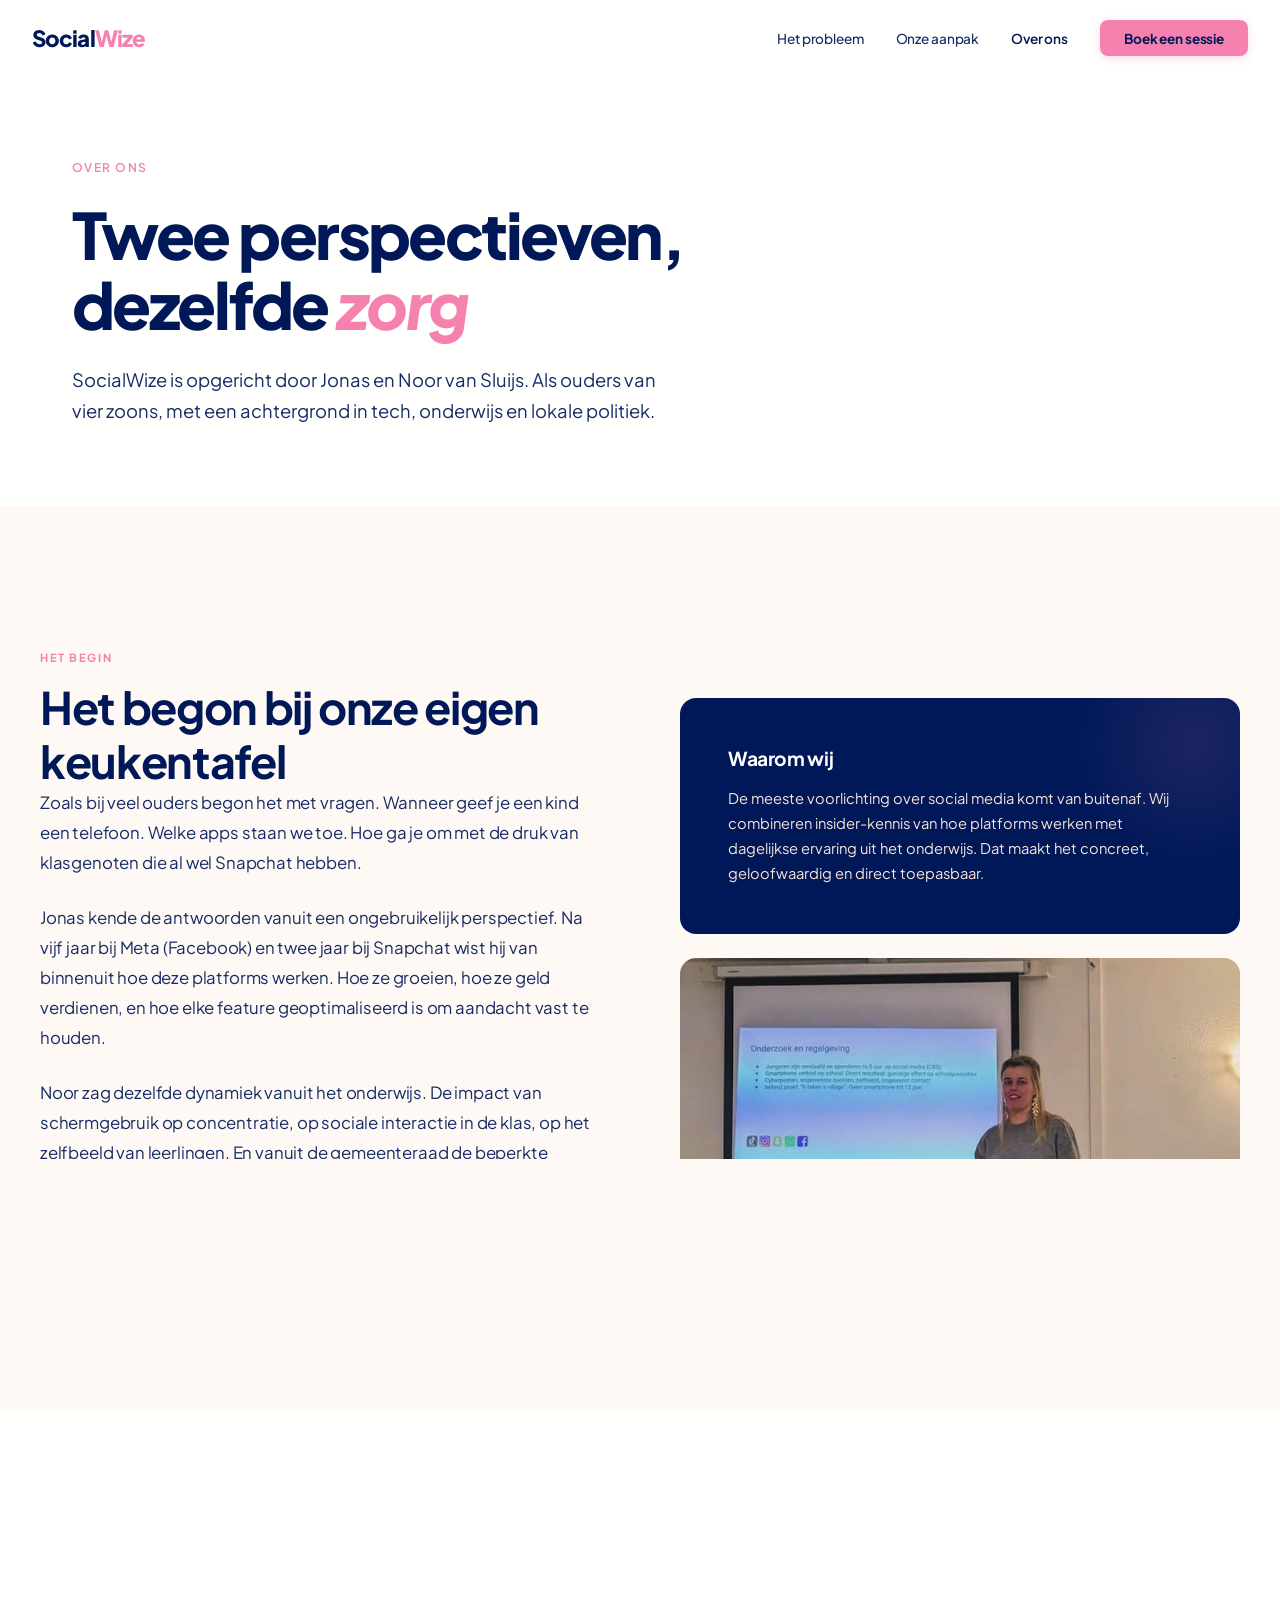
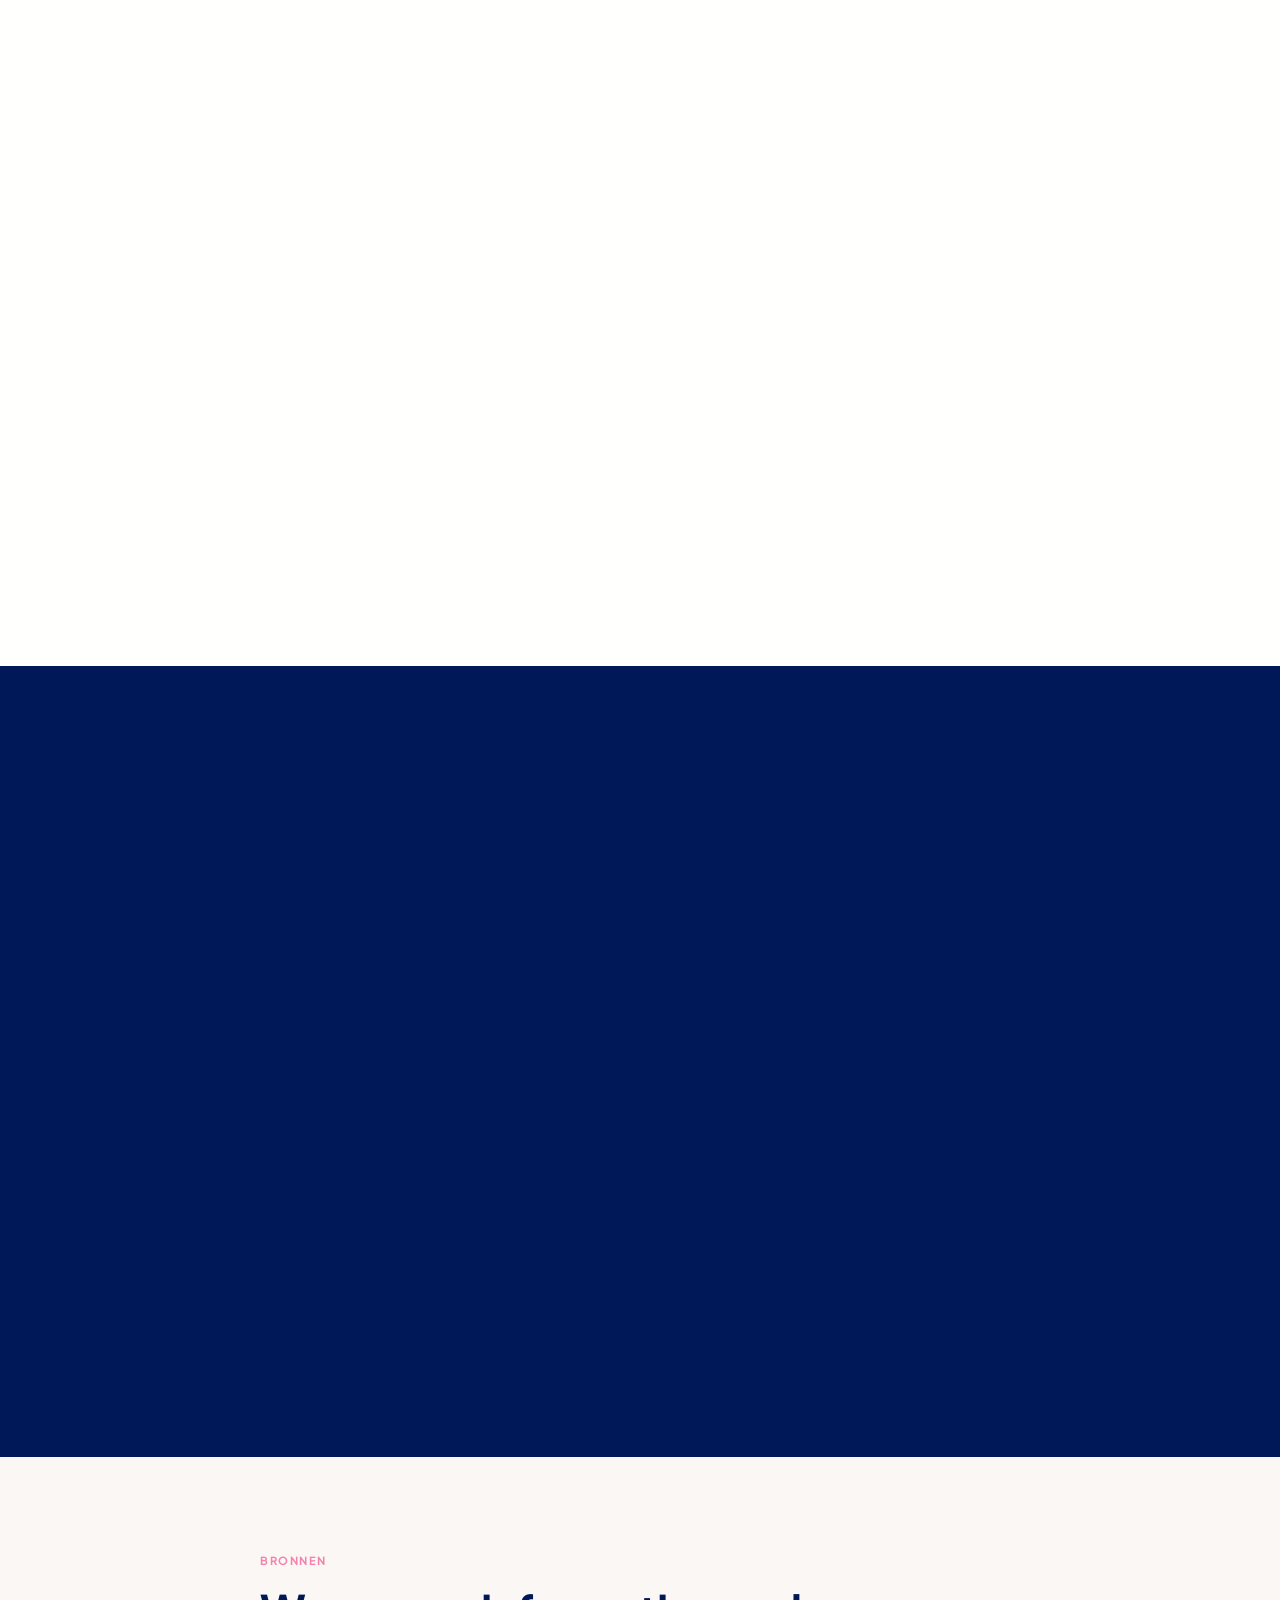
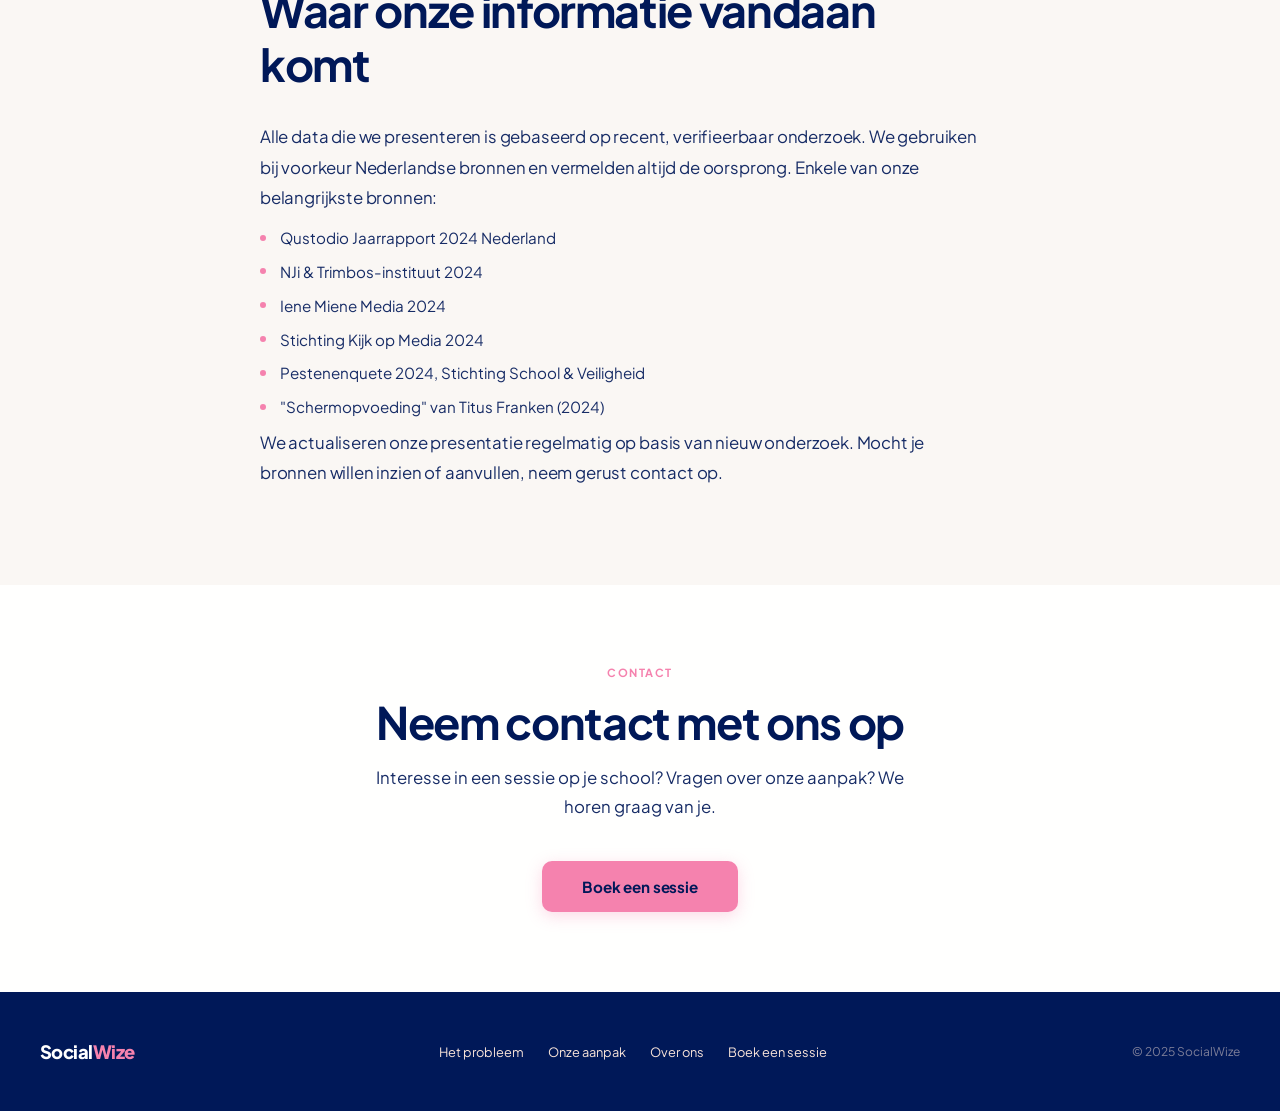
<file: over-ons.html>
<!DOCTYPE html><html lang="nl"><head><meta charset="UTF-8"><meta name="viewport" content="width=device-width,initial-scale=1.0">
<title>Over ons — SocialWize</title>
<link rel="icon" href="favicon.svg" type="image/svg+xml"><link rel="stylesheet" href="style.css"></head><body>

<nav class="nav scrolled" id="nav">
  <a href="index.html" class="nav-logo">Social<span>Wize</span></a>
  <div class="nav-links" id="navLinks">
    <a href="probleem.html">Het probleem</a>
    <a href="aanpak.html">Onze aanpak</a>
    <a href="over-ons.html" class="active">Over ons</a>
    <a href="boek.html" class="nav-cta">Boek een sessie</a>
  </div>
  <button class="mobile-menu-btn" id="menuBtn" aria-label="Menu"><span></span><span></span><span></span></button>
</nav>

<div class="page-hero">
  <div class="eyebrow">Over ons</div>
  <h1>Twee perspectieven, dezelfde <em>zorg</em></h1>
  <p class="lead">SocialWize is opgericht door Jonas en Noor van Sluijs. Als ouders van vier zoons, met een achtergrond in tech, onderwijs en lokale politiek.</p>
</div>

<!-- ORIGIN -->
<section class="section section--ice">
  <div class="section-inner">
    <div class="split">
      <div class="prose reveal">
        <div class="section-label section-label--dark">Het begin</div>
        <h2 class="st">Het begon bij onze eigen keukentafel</h2>
        <p>Zoals bij veel ouders begon het met vragen. Wanneer geef je een kind een telefoon. Welke apps staan we toe. Hoe ga je om met de druk van klasgenoten die al wel Snapchat hebben.</p>
        <p>Jonas kende de antwoorden vanuit een ongebruikelijk perspectief. Na vijf jaar bij Meta (Facebook) en twee jaar bij Snapchat wist hij van binnenuit hoe deze platforms werken. Hoe ze groeien, hoe ze geld verdienen, en hoe elke feature geoptimaliseerd is om aandacht vast te houden.</p>
        <p>Noor zag dezelfde dynamiek vanuit het onderwijs. De impact van schermgebruik op concentratie, op sociale interactie in de klas, op het zelfbeeld van leerlingen. En vanuit de gemeenteraad de beperkte mogelijkheden van beleid.</p>
        <p>De combinatie van die twee perspectieven bleek waardevol. Niet alleen voor onze eigen kinderen, maar voor andere ouders die dezelfde vragen hadden maar niet dezelfde informatie.</p>
      </div>
      <div>
        <div class="highlight-box reveal">
          <h3>Waarom wij</h3>
          <p>De meeste voorlichting over social media komt van buitenaf. Wij combineren insider-kennis van hoe platforms werken met dagelijkse ervaring uit het onderwijs. Dat maakt het concreet, geloofwaardig en direct toepasbaar.</p>
        </div>
        <figure class="reveal" style="margin:1.5rem 0 0">
          <div style="border-radius:16px;overflow:hidden;height:300px">
            <img src="foto3.png" alt="Noor presenteert tijdens een SocialWize sessie" style="width:100%;height:100%;object-fit:cover;object-position:center 15%;display:block">
          </div>
          <figcaption class="photo-cap"><strong>Noor</strong> over de impact van schermgebruik in de klas.</figcaption>
        </figure>
      </div>
    </div>
  </div>
</section>

<!-- JONAS -->
<section class="section">
  <div class="section-inner">
    <div class="section-label section-label--dark reveal">Team</div>
    <h2 class="st reveal">De mensen achter SocialWize</h2>
    <div class="split" style="margin-top:3rem">
      <div class="person-card reveal">
        <h3>Jonas Sluijs</h3>
        <div class="role">Tech & Platforms</div>
        <p>Jonas werkt sinds 2009 in de tech-industrie. Bij Meta (Facebook) was hij vijf jaar verantwoordelijk voor strategische partnerschappen in EMEA, waar hij onder meer Booking.com liet uitgroeien tot Meta's grootste partner in de regio. Bij Snapchat leidde hij twee jaar lang het Northern Europe team en schaalden hij de business naar $40M+.</p>
        <p style="margin-top:1rem">Hij weet van binnenuit hoe platforms groeien, hoe ze adverteerders bedienen, en welke product-beslissingen ertoe leiden dat gebruikers langer blijven en vaker terugkomen. Die kennis maakt zijn voorlichting concreet en geloofwaardig.</p>
        <div class="detail-list">
          <div class="detail-item"><span class="yr">2009 - 2017</span><span>Tech-industrie, diverse rollen</span></div>
          <div class="detail-item"><span class="yr">2017 - 2022</span><span>Meta (Facebook), EMEA Partnerships</span></div>
          <div class="detail-item"><span class="yr">2022 - 2024</span><span>Snapchat, Northern Europe</span></div>
          <div class="detail-item"><span class="yr">2024 - heden</span><span>Ondernemer & oprichter SocialWize</span></div>
        </div>
      </div>
      <div class="person-card reveal">
        <h3>Noor van Sluijs</h3>
        <div class="role">Onderwijs & Beleid</div>
        <p>Noor is al meer dan veertien jaar actief in het onderwijs. Ze begon in het Voortgezet Speciaal Onderwijs, werkte in het MBO, en geeft nu les in het voortgezet onderwijs. Dagelijks ziet ze de impact van schermgebruik op leerlingen: kortere concentratiespannen, sociale druk via groepsapps, en een verstoord zelfbeeld door constante vergelijking.</p>
        <p style="margin-top:1rem">Daarnaast is Noor gemeenteraadslid in Baarn (VVD), wat haar een breder perspectief geeft op hoe beleid en onderwijs kunnen samenwerken bij dit soort maatschappelijke thema's.</p>
        <div class="detail-list">
          <div class="detail-item"><span class="yr">2010 - 2015</span><span>Voortgezet Speciaal Onderwijs</span></div>
          <div class="detail-item"><span class="yr">2021 - 2022</span><span>MBO</span></div>
          <div class="detail-item"><span class="yr">2022 - heden</span><span>Voortgezet Onderwijs</span></div>
          <div class="detail-item"><span class="yr">Heden</span><span>Gemeenteraadslid Baarn (VVD)</span></div>
        </div>
      </div>
    </div>
  </div>
</section>

<!-- MISSIE -->
<section class="section section--dark">
  <div class="section-inner">
    <div class="section-label reveal">Onze missie</div>
    <h2 class="st st--white reveal">Wat we willen bereiken</h2>
    <div class="split" style="margin-top:3rem">
      <div class="prose prose--light reveal">
        <p>SocialWize bestaat omdat de informatie die ouders nodig hebben versnipperd is, vaak ontoegankelijk, en te vaak verpakt als moreel oordeel of paniekverhaal.</p>
        <p>Wij willen dat elke ouder van een basisschoolkind toegang heeft tot eerlijke, concrete informatie over hoe social media werkt en wat het doet met het ontwikkelende kinderbrein. Niet om angst te zaaien, maar om geïnformeerde keuzes mogelijk te maken.</p>
        <p>En we willen dat ouders niet alleen staan in die keuzes. De kracht van SocialWize zit in het collectief. In het samen afspraken maken als klassengroep, zodat geen enkel kind de dupe is van een individueel besluit.</p>
      </div>
      <div>
        <div class="card card--dark reveal" style="margin-bottom:1.5rem">
          <h3>Geen paniek</h3>
          <p>We presenteren feiten en context. Ouders trekken zelf conclusies. Ons doel is informeren, niet alarmeren.</p>
        </div>
        <div class="card card--dark reveal" style="margin-bottom:1.5rem">
          <h3>Geen verboden</h3>
          <p>We schrijven niets voor. We faciliteren gesprekken en helpen groepen tot gezamenlijke afspraken te komen.</p>
        </div>
        <div class="card card--dark reveal">
          <h3>Wel collectieve actie</h3>
          <p>De kern van onze aanpak. Individueel is het moeilijk. Samen is het normaal. Dat is het verschil.</p>
        </div>
      </div>
    </div>
  </div>
</section>

<!-- BRONNEN -->
<section class="section section--grey">
  <div class="section-inner" style="max-width:760px">
    <div class="section-label section-label--dark reveal">Bronnen</div>
    <h2 class="st reveal">Waar onze informatie vandaan komt</h2>
    <div class="prose reveal" style="margin-top:2rem">
      <p>Alle data die we presenteren is gebaseerd op recent, verifieerbaar onderzoek. We gebruiken bij voorkeur Nederlandse bronnen en vermelden altijd de oorsprong. Enkele van onze belangrijkste bronnen:</p>
      <ul>
        <li>Qustodio Jaarrapport 2024 Nederland</li>
        <li>NJi & Trimbos-instituut 2024</li>
        <li>Iene Miene Media 2024</li>
        <li>Stichting Kijk op Media 2024</li>
        <li>Pestenenquete 2024, Stichting School & Veiligheid</li>
        <li>"Schermopvoeding" van Titus Franken (2024)</li>
      </ul>
      <p>We actualiseren onze presentatie regelmatig op basis van nieuw onderzoek. Mocht je bronnen willen inzien of aanvullen, neem gerust contact op.</p>
    </div>
  </div>
</section>

<section class="cta-section">
  <div class="section-label section-label--dark reveal">Contact</div>
  <h2 class="reveal">Neem contact met ons op</h2>
  <p class="reveal">Interesse in een sessie op je school? Vragen over onze aanpak? We horen graag van je.</p>
  <div class="cta-buttons reveal">
    <a href="boek.html" class="btn-primary">Boek een sessie</a>
  </div>
</section>

<footer class="footer"><div class="footer-inner">
  <a href="index.html" class="footer-logo">Social<span>Wize</span></a>
  <div class="footer-links"><a href="probleem.html">Het probleem</a><a href="aanpak.html">Onze aanpak</a><a href="over-ons.html">Over ons</a><a href="boek.html">Boek een sessie</a></div>
  <div class="footer-copy">&copy; 2025 SocialWize</div>
</div></footer>

<script>
window.addEventListener('scroll',()=>{document.getElementById('nav').classList.toggle('scrolled',window.scrollY>50)});
document.getElementById('menuBtn').addEventListener('click',()=>{document.getElementById('navLinks').classList.toggle('open')});
document.querySelectorAll('.nav-links a').forEach(a=>{a.addEventListener('click',()=>document.getElementById('navLinks').classList.remove('open'))});
const o=new IntersectionObserver(e=>{e.forEach(e=>{if(e.isIntersecting)e.target.classList.add('visible')})},{threshold:.1,rootMargin:'0px 0px -40px 0px'});
document.querySelectorAll('.reveal').forEach(el=>o.observe(el));
document.querySelectorAll('.card,.quote-block').forEach((el,i)=>{el.style.transitionDelay=`${(i%4)*.08}s`});
</script>
</body></html>
</file>
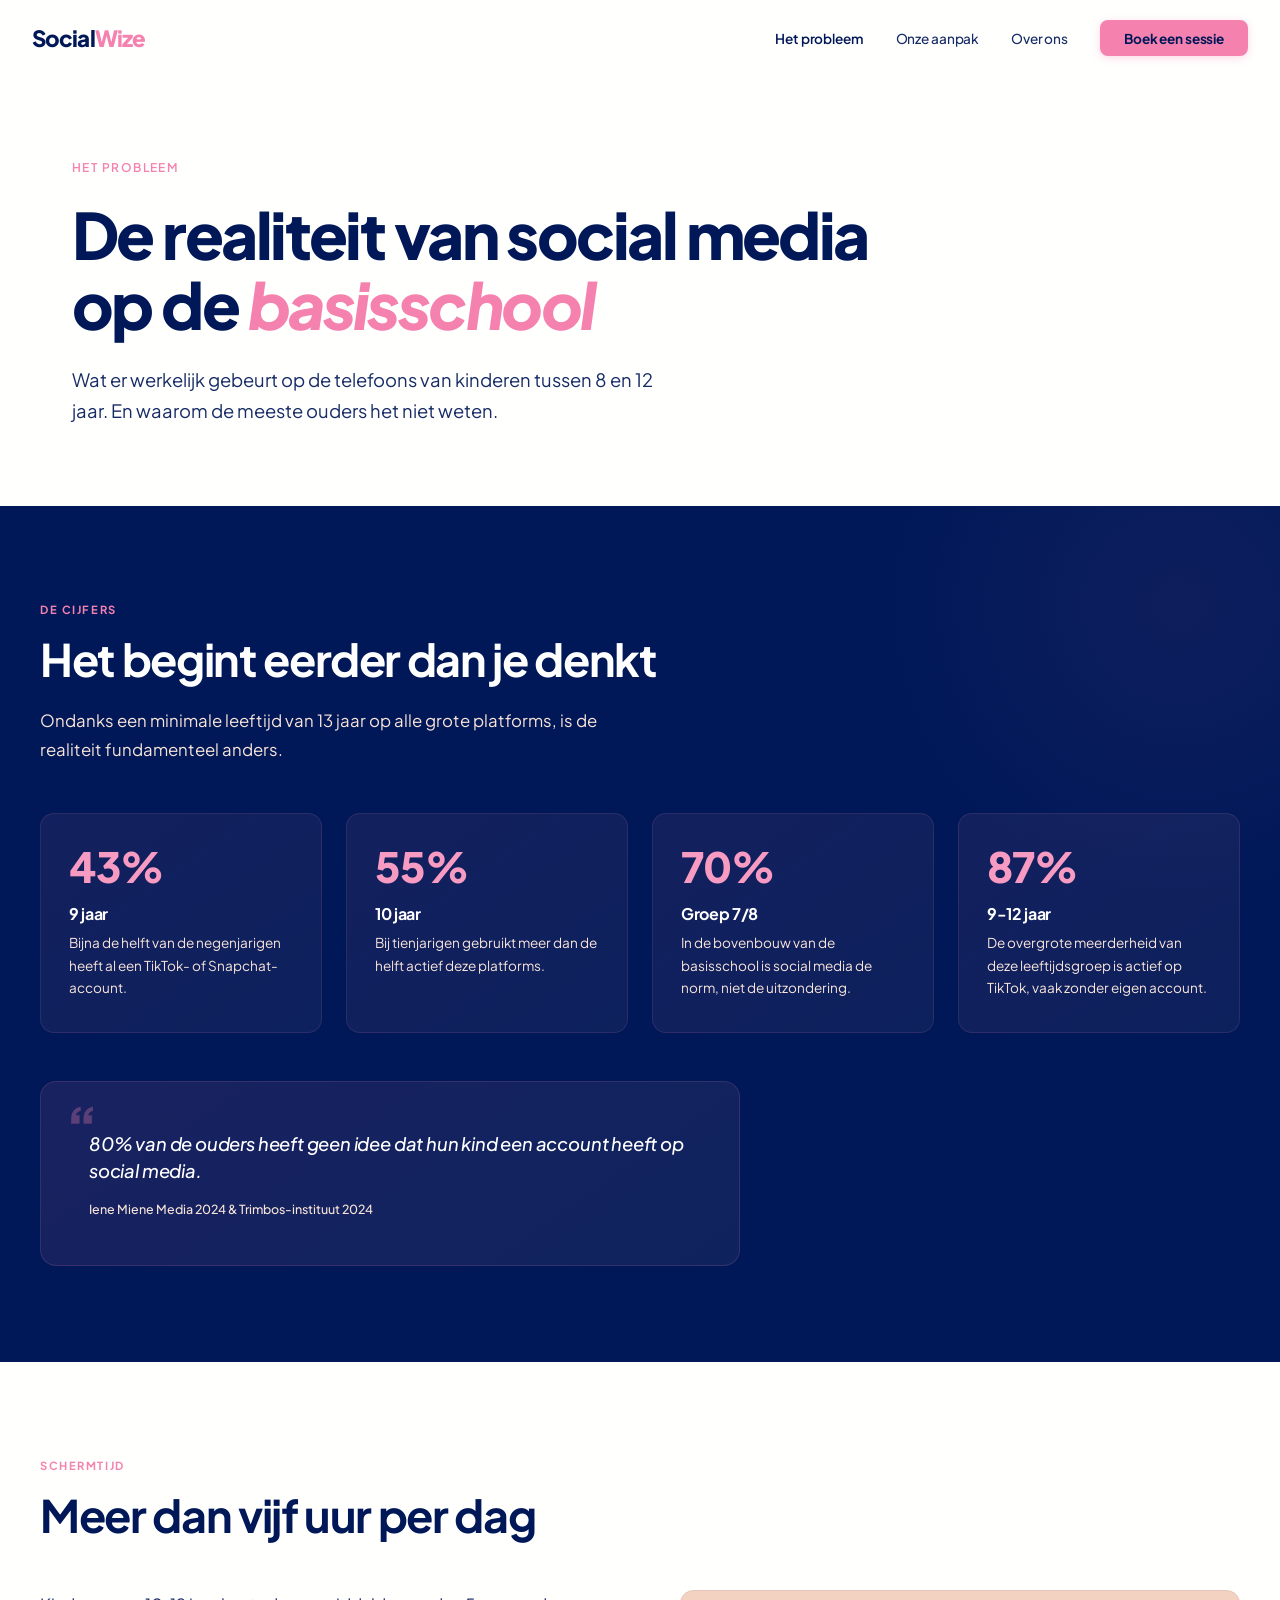
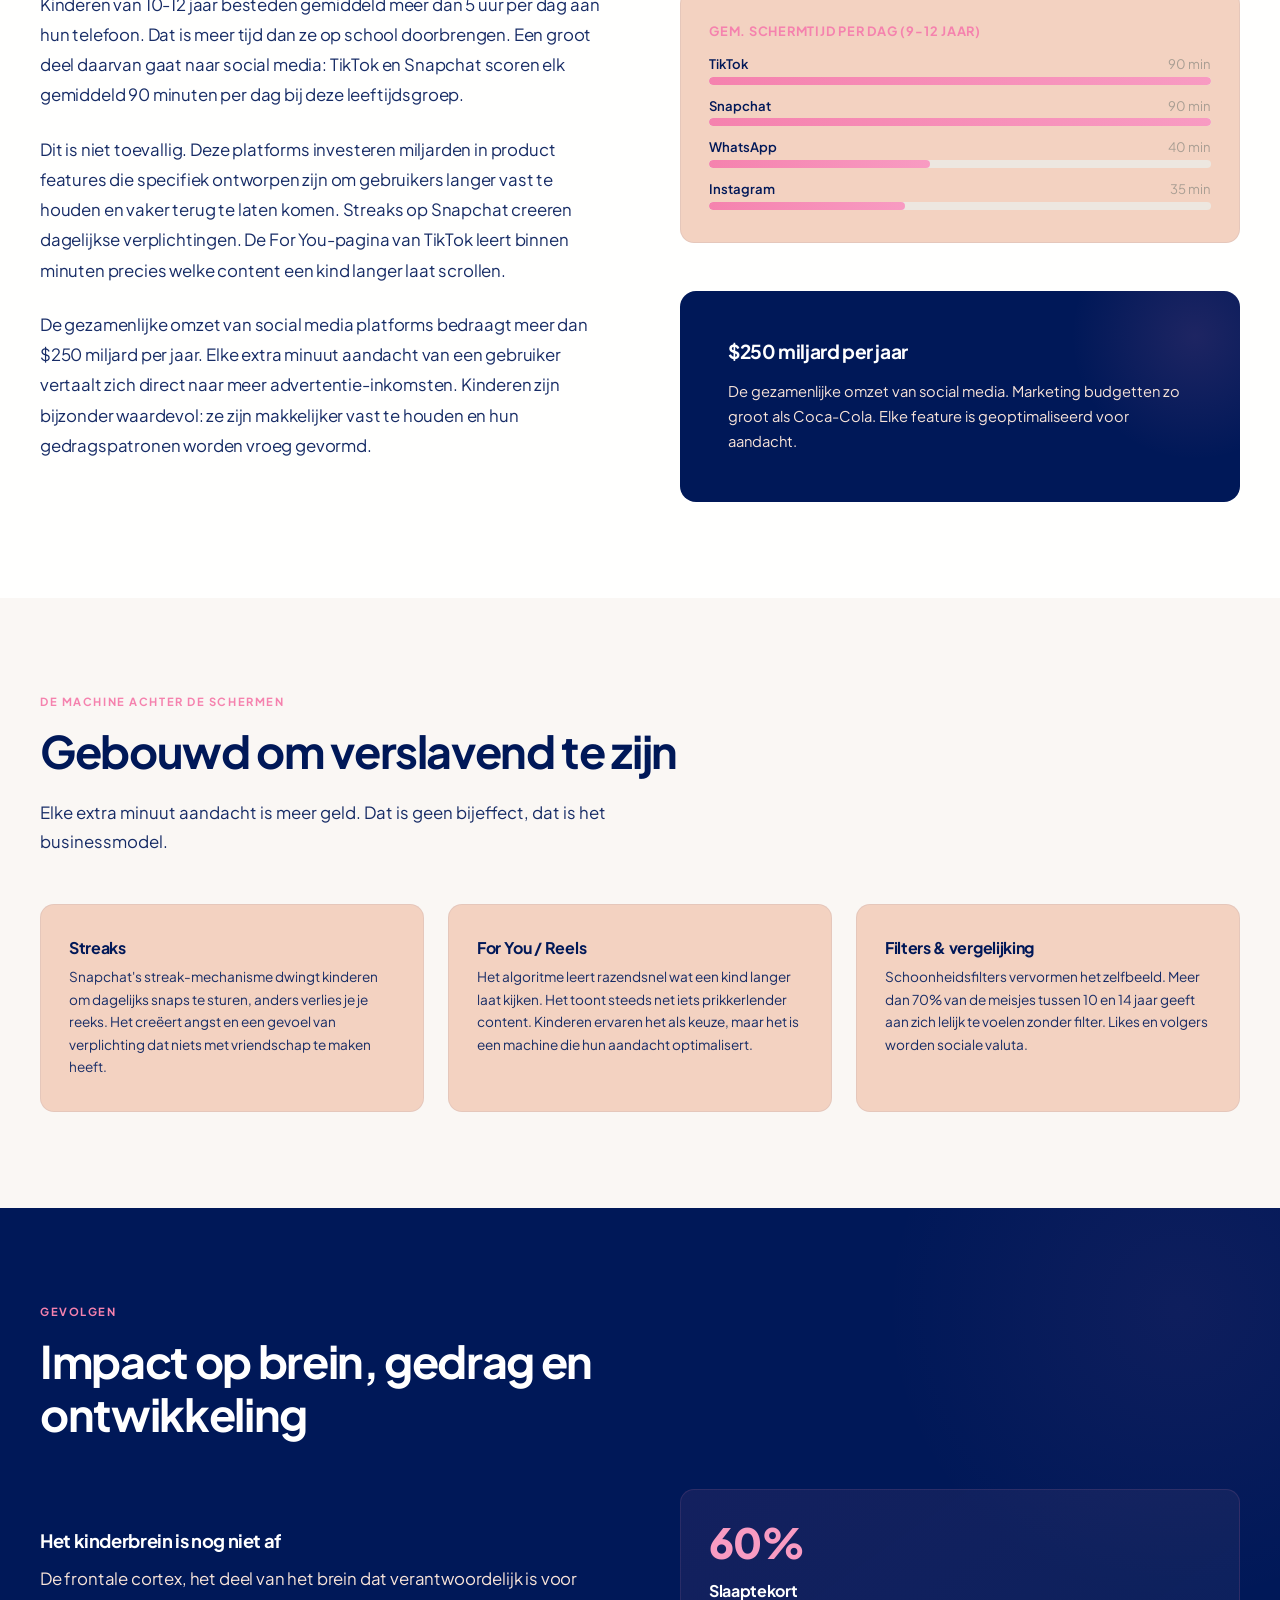
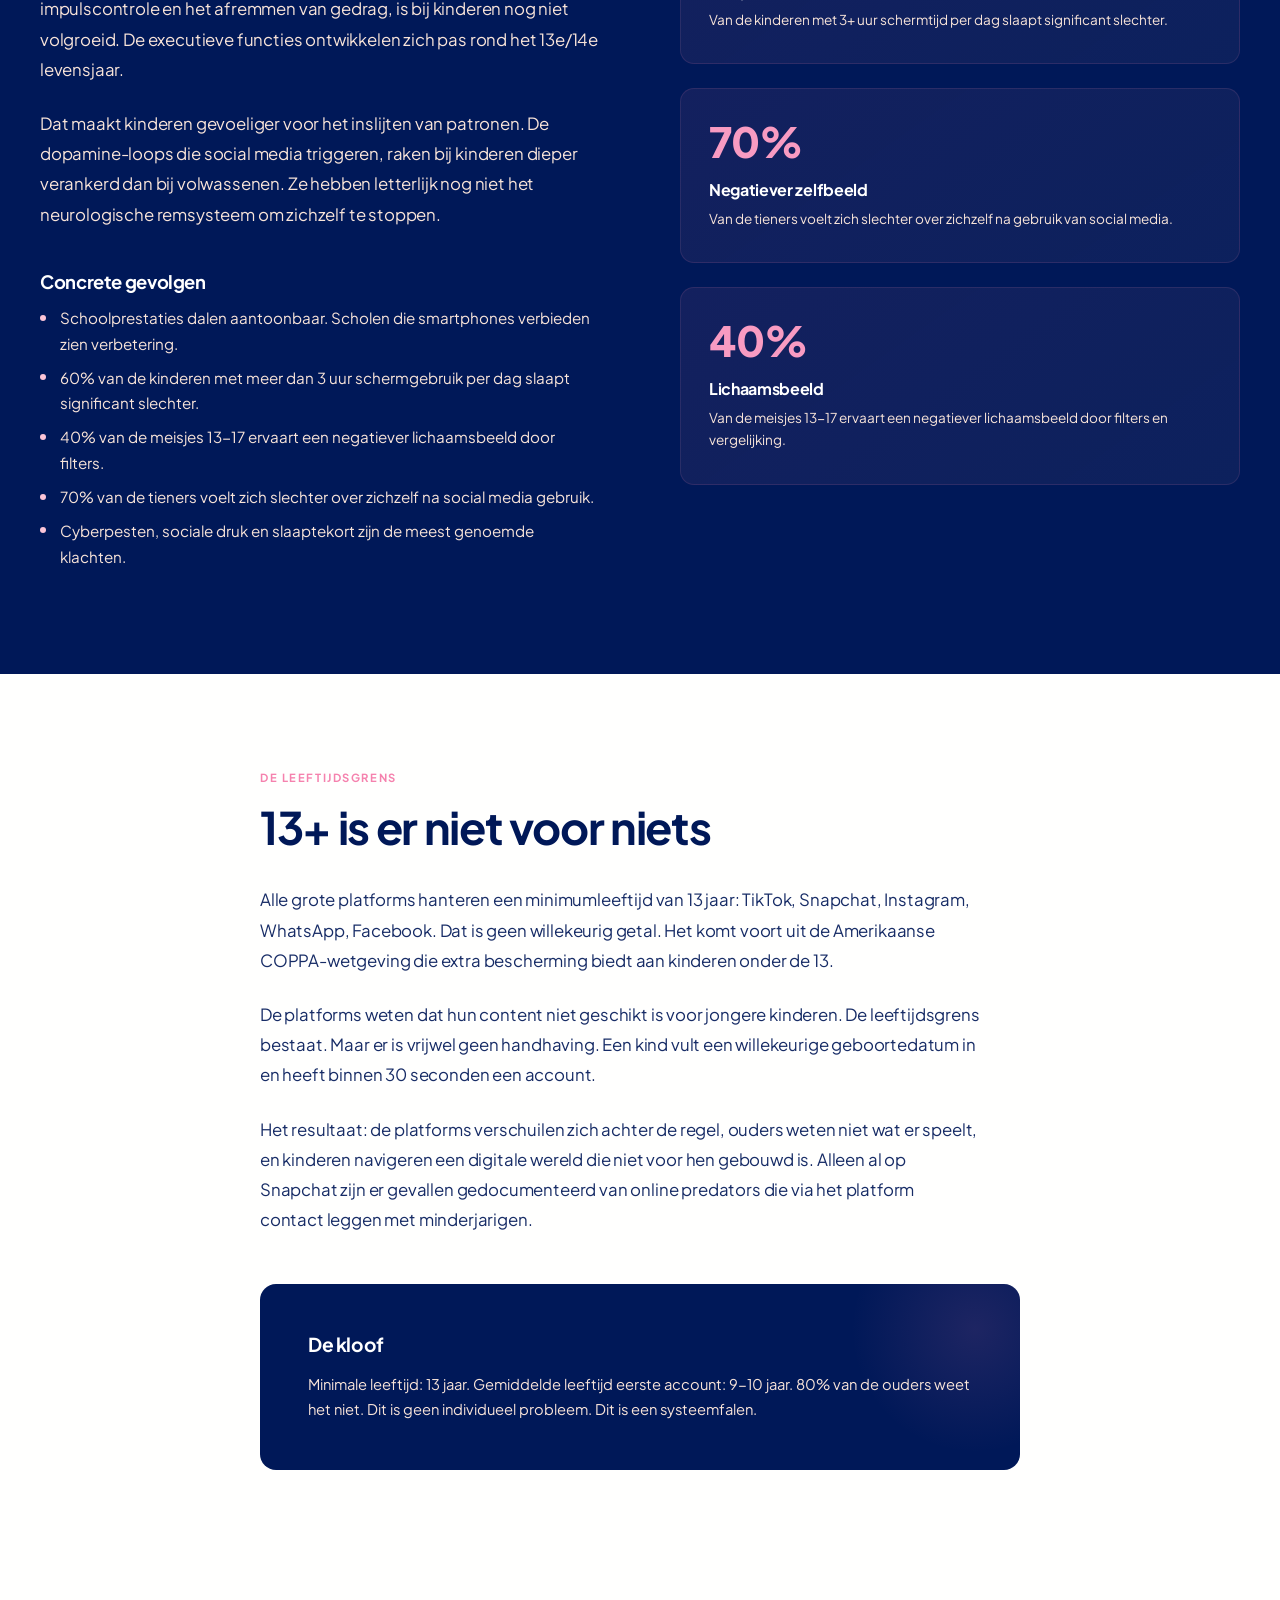
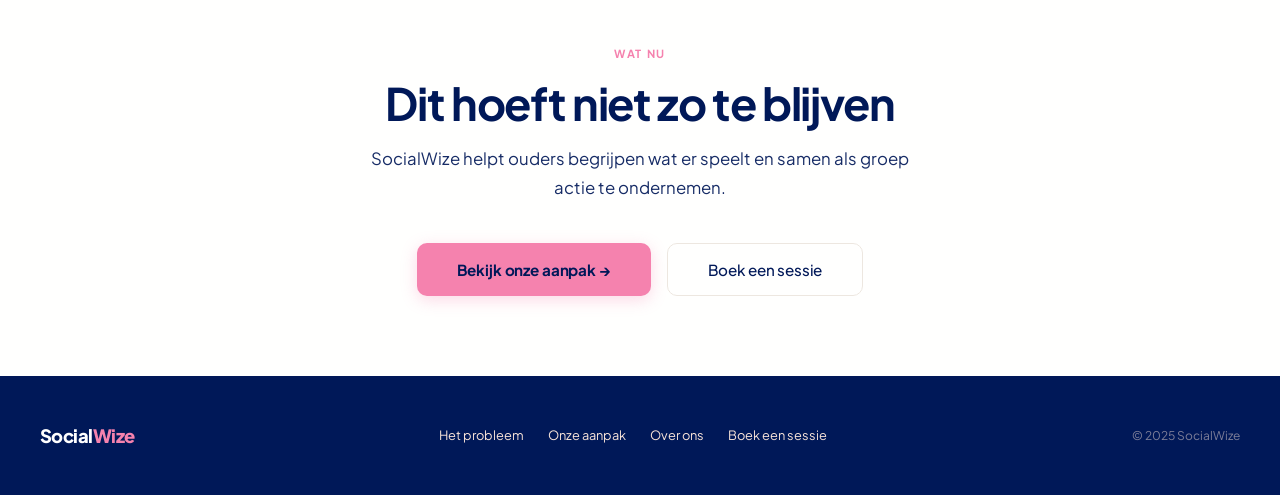
<file: probleem.html>
<!DOCTYPE html><html lang="nl"><head><meta charset="UTF-8"><meta name="viewport" content="width=device-width,initial-scale=1.0">
<title>Het probleem — SocialWize</title>
<link rel="icon" href="favicon.svg" type="image/svg+xml"><link rel="stylesheet" href="style.css"></head><body>

<nav class="nav scrolled" id="nav">
  <a href="index.html" class="nav-logo">Social<span>Wize</span></a>
  <div class="nav-links" id="navLinks">
    <a href="probleem.html" class="active">Het probleem</a>
    <a href="aanpak.html">Onze aanpak</a>
    <a href="over-ons.html">Over ons</a>
    <a href="boek.html" class="nav-cta">Boek een sessie</a>
  </div>
  <button class="mobile-menu-btn" id="menuBtn" aria-label="Menu"><span></span><span></span><span></span></button>
</nav>

<div class="page-hero">
  <div class="eyebrow">Het probleem</div>
  <h1>De realiteit van social media op de <em>basisschool</em></h1>
  <p class="lead">Wat er werkelijk gebeurt op de telefoons van kinderen tussen 8 en 12 jaar. En waarom de meeste ouders het niet weten.</p>
</div>

<!-- CIJFERS -->
<section class="section section--dark">
  <div class="section-inner">
    <div class="section-label reveal">De cijfers</div>
    <h2 class="st st--white reveal">Het begint eerder dan je denkt</h2>
    <p class="si si--light reveal">Ondanks een minimale leeftijd van 13 jaar op alle grote platforms, is de realiteit fundamenteel anders.</p>
    <div class="card-grid cg4" style="margin-top:3rem">
      <div class="card card--dark reveal"><div class="big-num">43%</div><h3>9 jaar</h3><p>Bijna de helft van de negenjarigen heeft al een TikTok- of Snapchat-account.</p></div>
      <div class="card card--dark reveal"><div class="big-num">55%</div><h3>10 jaar</h3><p>Bij tienjarigen gebruikt meer dan de helft actief deze platforms.</p></div>
      <div class="card card--dark reveal"><div class="big-num">70%</div><h3>Groep 7/8</h3><p>In de bovenbouw van de basisschool is social media de norm, niet de uitzondering.</p></div>
      <div class="card card--dark reveal"><div class="big-num">87%</div><h3>9-12 jaar</h3><p>De overgrote meerderheid van deze leeftijdsgroep is actief op TikTok, vaak zonder eigen account.</p></div>
    </div>
    <div class="quote-block quote-block--dark reveal" style="margin-top:3rem;max-width:700px">
      <blockquote>80% van de ouders heeft geen idee dat hun kind een account heeft op social media.</blockquote>
      <cite>Iene Miene Media 2024 & Trimbos-instituut 2024</cite>
    </div>
  </div>
</section>

<!-- SCHERMTIJD -->
<section class="section">
  <div class="section-inner">
    <div class="section-label section-label--dark reveal">Schermtijd</div>
    <h2 class="st reveal">Meer dan vijf uur per dag</h2>
    <div class="split" style="margin-top:3rem">
      <div class="prose reveal">
        <p>Kinderen van 10-12 jaar besteden gemiddeld meer dan 5 uur per dag aan hun telefoon. Dat is meer tijd dan ze op school doorbrengen. Een groot deel daarvan gaat naar social media: TikTok en Snapchat scoren elk gemiddeld 90 minuten per dag bij deze leeftijdsgroep.</p>
        <p>Dit is niet toevallig. Deze platforms investeren miljarden in product features die specifiek ontworpen zijn om gebruikers langer vast te houden en vaker terug te laten komen. Streaks op Snapchat creeren dagelijkse verplichtingen. De For You-pagina van TikTok leert binnen minuten precies welke content een kind langer laat scrollen.</p>
        <p>De gezamenlijke omzet van social media platforms bedraagt meer dan $250 miljard per jaar. Elke extra minuut aandacht van een gebruiker vertaalt zich direct naar meer advertentie-inkomsten. Kinderen zijn bijzonder waardevol: ze zijn makkelijker vast te houden en hun gedragspatronen worden vroeg gevormd.</p>
      </div>
      <div>
        <div class="card reveal" style="margin-bottom:1.5rem">
          <h3 style="color:var(--blue);margin-bottom:1rem;font-size:.8rem;text-transform:uppercase;letter-spacing:.06em">Gem. schermtijd per dag (9-12 jaar)</h3>
          <div style="display:flex;flex-direction:column;gap:.75rem">
            <div><div style="display:flex;justify-content:space-between;font-size:.82rem;margin-bottom:.3rem"><span style="font-weight:600">TikTok</span><span style="color:var(--grey-400)">90 min</span></div><div style="height:8px;background:var(--grey-200);border-radius:4px;overflow:hidden"><div style="height:100%;width:100%;background:linear-gradient(90deg,var(--blue),var(--blue-light));border-radius:4px"></div></div></div>
            <div><div style="display:flex;justify-content:space-between;font-size:.82rem;margin-bottom:.3rem"><span style="font-weight:600">Snapchat</span><span style="color:var(--grey-400)">90 min</span></div><div style="height:8px;background:var(--grey-200);border-radius:4px;overflow:hidden"><div style="height:100%;width:100%;background:linear-gradient(90deg,var(--blue),var(--blue-light));border-radius:4px"></div></div></div>
            <div><div style="display:flex;justify-content:space-between;font-size:.82rem;margin-bottom:.3rem"><span style="font-weight:600">WhatsApp</span><span style="color:var(--grey-400)">40 min</span></div><div style="height:8px;background:var(--grey-200);border-radius:4px;overflow:hidden"><div style="height:100%;width:44%;background:linear-gradient(90deg,var(--blue),var(--blue-light));border-radius:4px"></div></div></div>
            <div><div style="display:flex;justify-content:space-between;font-size:.82rem;margin-bottom:.3rem"><span style="font-weight:600">Instagram</span><span style="color:var(--grey-400)">35 min</span></div><div style="height:8px;background:var(--grey-200);border-radius:4px;overflow:hidden"><div style="height:100%;width:39%;background:linear-gradient(90deg,var(--blue),var(--blue-light));border-radius:4px"></div></div></div>
          </div>
        </div>
        <div class="highlight-box reveal">
          <h3>$250 miljard per jaar</h3>
          <p>De gezamenlijke omzet van social media. Marketing budgetten zo groot als Coca-Cola. Elke feature is geoptimaliseerd voor aandacht.</p>
        </div>
      </div>
    </div>
  </div>
</section>

<!-- VERSLAVENDE FEATURES -->
<section class="section section--grey">
  <div class="section-inner">
    <div class="section-label section-label--dark reveal">De machine achter de schermen</div>
    <h2 class="st reveal">Gebouwd om verslavend te zijn</h2>
    <p class="si reveal">Elke extra minuut aandacht is meer geld. Dat is geen bijeffect, dat is het businessmodel.</p>
    <div class="card-grid cg3" style="margin-top:3rem">
      <div class="card reveal">
        <h3>Streaks</h3>
        <p>Snapchat's streak-mechanisme dwingt kinderen om dagelijks snaps te sturen, anders verlies je je reeks. Het creëert angst en een gevoel van verplichting dat niets met vriendschap te maken heeft.</p>
      </div>
      <div class="card reveal">
        <h3>For You / Reels</h3>
        <p>Het algoritme leert razendsnel wat een kind langer laat kijken. Het toont steeds net iets prikkerlender content. Kinderen ervaren het als keuze, maar het is een machine die hun aandacht optimalisert.</p>
      </div>
      <div class="card reveal">
        <h3>Filters & vergelijking</h3>
        <p>Schoonheidsfilters vervormen het zelfbeeld. Meer dan 70% van de meisjes tussen 10 en 14 jaar geeft aan zich lelijk te voelen zonder filter. Likes en volgers worden sociale valuta.</p>
      </div>
    </div>
  </div>
</section>

<!-- GEVOLGEN -->
<section class="section section--dark">
  <div class="section-inner">
    <div class="section-label reveal">Gevolgen</div>
    <h2 class="st st--white reveal">Impact op brein, gedrag en ontwikkeling</h2>
    <div class="split" style="margin-top:3rem">
      <div class="prose prose--light reveal">
        <h3>Het kinderbrein is nog niet af</h3>
        <p>De frontale cortex, het deel van het brein dat verantwoordelijk is voor impulscontrole en het afremmen van gedrag, is bij kinderen nog niet volgroeid. De executieve functies ontwikkelen zich pas rond het 13e/14e levensjaar.</p>
        <p>Dat maakt kinderen gevoeliger voor het inslijten van patronen. De dopamine-loops die social media triggeren, raken bij kinderen dieper verankerd dan bij volwassenen. Ze hebben letterlijk nog niet het neurologische remsysteem om zichzelf te stoppen.</p>
        <h3>Concrete gevolgen</h3>
        <ul>
          <li>Schoolprestaties dalen aantoonbaar. Scholen die smartphones verbieden zien verbetering.</li>
          <li>60% van de kinderen met meer dan 3 uur schermgebruik per dag slaapt significant slechter.</li>
          <li>40% van de meisjes 13-17 ervaart een negatiever lichaamsbeeld door filters.</li>
          <li>70% van de tieners voelt zich slechter over zichzelf na social media gebruik.</li>
          <li>Cyberpesten, sociale druk en slaaptekort zijn de meest genoemde klachten.</li>
        </ul>
      </div>
      <div>
        <div class="card card--dark reveal" style="margin-bottom:1.5rem"><div class="big-num">60%</div><h3>Slaaptekort</h3><p>Van de kinderen met 3+ uur schermtijd per dag slaapt significant slechter.</p></div>
        <div class="card card--dark reveal" style="margin-bottom:1.5rem"><div class="big-num">70%</div><h3>Negatiever zelfbeeld</h3><p>Van de tieners voelt zich slechter over zichzelf na gebruik van social media.</p></div>
        <div class="card card--dark reveal"><div class="big-num">40%</div><h3>Lichaamsbeeld</h3><p>Van de meisjes 13-17 ervaart een negatiever lichaamsbeeld door filters en vergelijking.</p></div>
      </div>
    </div>
  </div>
</section>

<!-- LEEFTIJDSGRENS -->
<section class="section">
  <div class="section-inner" style="max-width:760px">
    <div class="section-label section-label--dark reveal">De leeftijdsgrens</div>
    <h2 class="st reveal">13+ is er niet voor niets</h2>
    <div class="prose reveal" style="margin-top:2rem">
      <p>Alle grote platforms hanteren een minimumleeftijd van 13 jaar: TikTok, Snapchat, Instagram, WhatsApp, Facebook. Dat is geen willekeurig getal. Het komt voort uit de Amerikaanse COPPA-wetgeving die extra bescherming biedt aan kinderen onder de 13.</p>
      <p>De platforms weten dat hun content niet geschikt is voor jongere kinderen. De leeftijdsgrens bestaat. Maar er is vrijwel geen handhaving. Een kind vult een willekeurige geboortedatum in en heeft binnen 30 seconden een account.</p>
      <p>Het resultaat: de platforms verschuilen zich achter de regel, ouders weten niet wat er speelt, en kinderen navigeren een digitale wereld die niet voor hen gebouwd is. Alleen al op Snapchat zijn er gevallen gedocumenteerd van online predators die via het platform contact leggen met minderjarigen.</p>
    </div>
    <div class="highlight-box reveal" style="margin-top:3rem">
      <h3>De kloof</h3>
      <p>Minimale leeftijd: 13 jaar. Gemiddelde leeftijd eerste account: 9-10 jaar. 80% van de ouders weet het niet. Dit is geen individueel probleem. Dit is een systeemfalen.</p>
    </div>
  </div>
</section>

<section class="cta-section">
  <div class="section-label section-label--dark reveal">Wat nu</div>
  <h2 class="reveal">Dit hoeft niet zo te blijven</h2>
  <p class="reveal">SocialWize helpt ouders begrijpen wat er speelt en samen als groep actie te ondernemen.</p>
  <div class="cta-buttons reveal">
    <a href="aanpak.html" class="btn-primary">Bekijk onze aanpak &rarr;</a>
    <a href="boek.html" class="btn-secondary">Boek een sessie</a>
  </div>
</section>

<footer class="footer"><div class="footer-inner">
  <a href="index.html" class="footer-logo">Social<span>Wize</span></a>
  <div class="footer-links"><a href="probleem.html">Het probleem</a><a href="aanpak.html">Onze aanpak</a><a href="over-ons.html">Over ons</a><a href="boek.html">Boek een sessie</a></div>
  <div class="footer-copy">&copy; 2025 SocialWize</div>
</div></footer>

<script>
window.addEventListener('scroll',()=>{document.getElementById('nav').classList.toggle('scrolled',window.scrollY>50)});
document.getElementById('menuBtn').addEventListener('click',()=>{document.getElementById('navLinks').classList.toggle('open')});
document.querySelectorAll('.nav-links a').forEach(a=>{a.addEventListener('click',()=>document.getElementById('navLinks').classList.remove('open'))});
const o=new IntersectionObserver(e=>{e.forEach(e=>{if(e.isIntersecting)e.target.classList.add('visible')})},{threshold:.1,rootMargin:'0px 0px -40px 0px'});
document.querySelectorAll('.reveal').forEach(el=>o.observe(el));
document.querySelectorAll('.card,.quote-block').forEach((el,i)=>{el.style.transitionDelay=`${(i%4)*.08}s`});
</script>
</body></html>
</file>
<file: style.css>
@import url('https://fonts.googleapis.com/css2?family=Plus+Jakarta+Sans:ital,wght@0,300;0,400;0,500;0,600;0,700;0,800;1,400;1,500&display=swap');
:root{
  --navy:#001858;
  --navy-mid:#0a2066;
  --navy-light:#172c66;
  --pink:#f582ae;
  --pink-light:#f89bc2;
  --pink-pale:#fbc5d8;
  /* legacy accent aliases — keep the brand on one pink so stray refs don't fall back to navy */
  --blue:var(--pink);
  --blue-light:var(--pink-light);
  --blue-pale:var(--pink-pale);
  --peach:#f3d2c1;
  --peach-light:#f8e4d9;
  --cream:#fffffe;
  --cream-warm:#fef9f4;
  --grey-100:#faf7f4;
  --grey-200:#ede7e0;
  --grey-400:#a99e93;
  --grey-500:#7a6e62;
  --para:#172c66;
  --white:#ffffff;
  --font:'Plus Jakarta Sans',-apple-system,sans-serif
}

*{margin:0;padding:0;box-sizing:border-box}html{scroll-behavior:smooth;font-size:16px}body{font-family:var(--font);background:var(--cream);color:var(--navy);overflow-x:hidden;-webkit-font-smoothing:antialiased}

/* NAV */
.nav{position:fixed;top:0;left:0;right:0;z-index:100;padding:1.25rem 2rem;display:flex;justify-content:space-between;align-items:center;transition:all .4s}
.nav.scrolled{background:rgba(255,255,254,.92);backdrop-filter:blur(16px);box-shadow:0 1px 0 rgba(0,24,88,.06)}
.nav-logo{font-size:1.4rem;font-weight:800;color:var(--navy);text-decoration:none;letter-spacing:-.04em}
.nav-logo span{color:var(--pink)}
.nav-links{display:flex;gap:2rem;align-items:center}
.nav-links a{font-size:.85rem;font-weight:500;color:var(--para);text-decoration:none;transition:color .2s;letter-spacing:-.01em}
.nav-links a:hover{color:var(--pink)}.nav-links a.active{color:var(--navy);font-weight:600}
.nav-cta{background:var(--pink)!important;color:var(--navy)!important;padding:.6rem 1.5rem;border-radius:8px;font-weight:700!important;transition:all .25s!important;box-shadow:0 2px 8px rgba(245,130,174,.3)}
.nav-cta:hover{background:var(--pink-light)!important;transform:translateY(-1px);box-shadow:0 4px 16px rgba(245,130,174,.35)}

/* HERO FULL */
.hero-full{min-height:100vh;display:flex;flex-direction:column;justify-content:center;padding:8rem 2rem 4rem;max-width:1200px;margin:0 auto;position:relative}
.hero-stats{display:flex;gap:3rem;margin-top:3.5rem;opacity:0;animation:fadeUp .8s .8s forwards}
.hero-stat{position:relative;padding-left:1.25rem}
.hero-stat::before{content:'';position:absolute;left:0;top:.2rem;bottom:.2rem;width:3px;border-radius:2px;background:linear-gradient(to bottom,var(--pink),var(--peach))}
.hero-stat-num{font-size:2.4rem;font-weight:800;color:var(--navy);letter-spacing:-.04em;line-height:1.1}
.hero-stat-label{font-size:.75rem;color:var(--grey-500);margin-top:.25rem;font-weight:500}
.hero-scroll{position:absolute;bottom:2rem;left:50%;transform:translateX(-50%);display:flex;flex-direction:column;align-items:center;gap:.5rem;color:var(--grey-400);font-size:.6rem;font-weight:600;letter-spacing:.15em;text-transform:uppercase;opacity:0;animation:fadeUp .8s 1.2s forwards}
.scroll-line{width:1px;height:40px;background:linear-gradient(to bottom,var(--pink-pale),transparent);animation:scrollPulse 2s infinite}

/* PAGE HERO */
.page-hero{padding:10rem 2rem 5rem;max-width:1200px;margin:0 auto}
.page-hero .eyebrow,.hero-full .eyebrow{font-size:.75rem;font-weight:600;letter-spacing:.12em;text-transform:uppercase;color:var(--pink);margin-bottom:1.5rem;opacity:0;animation:fadeUp .8s .2s forwards}
.page-hero h1,.hero-full h1{font-size:clamp(2.4rem,5vw,4rem);line-height:1.1;letter-spacing:-.04em;font-weight:800;color:var(--navy);max-width:800px;opacity:0;animation:fadeUp .8s .3s forwards}
.hero-full h1{font-size:clamp(2.8rem,5.5vw,4.8rem);line-height:1.08;max-width:860px;opacity:0;animation:fadeUp .8s .4s forwards}
.page-hero h1 em,.hero-full h1 em{font-style:italic;color:var(--pink);font-weight:800}
.page-hero .lead,.hero-full .lead{font-size:1.15rem;line-height:1.7;color:var(--para);max-width:600px;margin-top:1.5rem;font-weight:400;opacity:0;animation:fadeUp .8s .5s forwards}
.hero-full .lead{opacity:0;animation:fadeUp .8s .6s forwards}

/* SECTIONS */
.section{padding:6rem 2rem}
.section--dark{background:var(--navy);color:var(--peach-light);position:relative;overflow:hidden}
.section--mid{background:var(--navy-mid);color:var(--peach-light);position:relative;overflow:hidden}
.section--ice{background:var(--cream-warm)}
.section--grey{background:var(--grey-100)}
.section--peach{background:var(--peach)}
.section--dark::before,.section--mid::before{content:'';position:absolute;top:-200px;right:-200px;width:600px;height:600px;background:radial-gradient(circle,rgba(245,130,174,.06) 0%,transparent 70%);pointer-events:none}
.section-inner{max-width:1200px;margin:0 auto;position:relative}
.section-label{font-size:.7rem;font-weight:700;letter-spacing:.14em;text-transform:uppercase;color:var(--pink);margin-bottom:1rem}
.section-label--dark{color:var(--pink)}

h2.st{font-size:clamp(1.8rem,3.5vw,2.8rem);font-weight:700;line-height:1.2;letter-spacing:-.03em;max-width:720px;color:var(--navy)}
h2.st--white{color:var(--white)}
.si{font-size:1.05rem;line-height:1.75;color:var(--para);max-width:600px;margin-top:1.25rem;font-weight:400}
.si--light{color:var(--peach-light)}

/* CARDS */
.card-grid{display:grid;gap:1.5rem;margin-top:3rem}
.cg4{grid-template-columns:repeat(4,1fr)}.cg3{grid-template-columns:repeat(3,1fr)}.cg2{grid-template-columns:repeat(2,1fr)}
.card{background:var(--peach);border-radius:14px;border:1px solid rgba(0,24,88,.06);padding:2rem 1.75rem;transition:all .35s;position:relative;overflow:hidden}
.card:hover{transform:translateY(-3px);box-shadow:0 8px 30px rgba(0,24,88,.08)}
.card--dark{background:linear-gradient(145deg,rgba(245,130,174,.08),rgba(243,210,193,.05));border-color:rgba(245,130,174,.12)}
.card--dark:hover{border-color:rgba(245,130,174,.25);background:linear-gradient(145deg,rgba(245,130,174,.1),rgba(243,210,193,.06))}
.card--dark::after{content:'';position:absolute;top:0;left:0;right:0;height:3px;background:linear-gradient(90deg,var(--pink),var(--peach));opacity:0;transition:opacity .35s;border-radius:14px 14px 0 0}
.card--dark:hover::after{opacity:1}
.card .num-badge{display:inline-flex;align-items:center;justify-content:center;width:36px;height:36px;border-radius:10px;background:var(--pink);color:var(--navy);font-size:.75rem;font-weight:700;margin-bottom:1.25rem}
.card .big-num{font-size:2.6rem;font-weight:800;color:var(--pink);line-height:1;margin-bottom:1rem;letter-spacing:-.03em}
.card--dark .big-num{color:var(--pink-light)}
.card h3{font-size:1rem;font-weight:700;margin-bottom:.5rem;letter-spacing:-.02em;color:var(--navy)}
.card--dark h3{color:var(--white)}.card p{font-size:.85rem;line-height:1.65;color:var(--para);font-weight:400}.card--dark p{color:var(--peach-light)}

/* PROSE */
.prose{max-width:720px}.prose p{font-size:1.05rem;line-height:1.8;color:var(--para);font-weight:400;letter-spacing:-.01em}
.prose p+p{margin-top:1.5rem}.prose--light p{color:var(--peach-light)}
.prose h3{font-size:1.15rem;font-weight:700;color:var(--navy);margin-top:2.5rem;margin-bottom:.75rem;letter-spacing:-.02em}
.prose--light h3{color:var(--white)}.prose ul{margin-top:.75rem;padding-left:0;list-style:none}
.prose ul li{position:relative;padding-left:1.25rem;font-size:.95rem;line-height:1.7;color:var(--para);margin-bottom:.5rem}
.prose ul li::before{content:'';position:absolute;left:0;top:.6rem;width:6px;height:6px;border-radius:50%;background:var(--pink)}
.prose--light ul li{color:var(--peach-light)}.prose--light ul li::before{background:var(--pink-pale)}

/* SPLIT */
.split{display:grid;grid-template-columns:1fr 1fr;gap:5rem;align-items:start;margin-top:3rem}

/* PERSON CARD */
.person-card{padding:2.5rem;background:var(--peach);border-radius:16px;border:1px solid rgba(0,24,88,.06);margin-bottom:1.5rem}
.person-card h3{font-size:1.15rem;font-weight:700;margin-bottom:.25rem;color:var(--navy);letter-spacing:-.02em}
.person-card .role{font-size:.7rem;color:var(--pink);font-weight:700;letter-spacing:.06em;text-transform:uppercase;margin-bottom:1rem}
.person-card p{font-size:.9rem;line-height:1.75;color:var(--para);font-weight:400}
.person-card .detail-list{margin-top:1rem;padding-top:1rem;border-top:1px solid rgba(0,24,88,.08)}
.person-card .detail-item{display:flex;gap:.75rem;align-items:baseline;font-size:.82rem;color:var(--para);margin-bottom:.4rem}
.person-card .detail-item .yr{font-weight:600;color:var(--pink);min-width:90px;font-size:.75rem}

/* QUOTE */
.quote-block{background:var(--peach);border-radius:16px;padding:3rem;margin-top:3rem;position:relative}
.quote-block--dark{background:linear-gradient(145deg,rgba(245,130,174,.1),rgba(243,210,193,.06));border:1px solid rgba(245,130,174,.15)}
.quote-block::before{content:'\201C';font-size:3.5rem;font-weight:800;color:var(--pink);opacity:.3;position:absolute;top:1rem;left:1.5rem;line-height:1}
.quote-block blockquote{font-size:1.15rem;font-weight:500;font-style:italic;color:var(--navy);line-height:1.5;letter-spacing:-.01em}
.quote-block--dark blockquote{color:var(--white)}
.quote-block cite{display:block;margin-top:1rem;font-size:.78rem;font-style:normal;color:var(--grey-500);font-weight:500}
.quote-block--dark cite{color:var(--peach-light)}

/* HIGHLIGHT BOX */
.highlight-box{background:var(--navy);border-radius:16px;padding:3rem;color:var(--white);position:relative;overflow:hidden;margin-top:3rem}
.highlight-box::before{content:'';position:absolute;top:-80px;right:-80px;width:250px;height:250px;background:radial-gradient(circle,rgba(245,130,174,.12) 0%,transparent 70%);pointer-events:none}
.highlight-box h3{font-size:1.2rem;font-weight:700;margin-bottom:1rem;letter-spacing:-.02em;position:relative}
.highlight-box p{font-size:.92rem;line-height:1.7;color:var(--peach-light);font-weight:400;position:relative}

/* STAT BANNER */
.stat-banner{background:var(--pink);padding:4rem 2rem;text-align:center;position:relative;overflow:hidden}
.stat-banner::before{content:'';position:absolute;inset:0;background:radial-gradient(ellipse 400px 300px at 20% 50%,rgba(0,24,88,.04) 0%,transparent 100%),radial-gradient(ellipse 400px 300px at 80% 50%,rgba(255,255,255,.08) 0%,transparent 100%);pointer-events:none}
.stat-banner-inner{max-width:900px;margin:0 auto;position:relative;display:flex;justify-content:center;gap:5rem}
.sbi .num{font-size:clamp(2.2rem,4.5vw,3.2rem);font-weight:800;color:var(--navy);line-height:1.1;letter-spacing:-.04em}
.sbi .label{font-size:.78rem;color:var(--navy-mid);margin-top:.4rem;font-weight:500;opacity:.7}

/* TIMELINE */
.timeline{margin-top:3rem}.tl-item{display:grid;grid-template-columns:80px 1fr;gap:2rem;padding:2rem 0;border-bottom:1px solid var(--grey-200)}
.tl-item:last-child{border-bottom:none}
.tl-num{font-size:2rem;font-weight:800;color:var(--pink);letter-spacing:-.03em}
.tl-content h3{font-size:1.1rem;font-weight:700;color:var(--navy);margin-bottom:.5rem;letter-spacing:-.02em}
.tl-content p{font-size:.9rem;line-height:1.7;color:var(--para);font-weight:400}

/* CTA */
.cta-section{padding:5rem 2rem;text-align:center;max-width:800px;margin:0 auto}
.cta-section h2{font-size:clamp(1.8rem,3.5vw,2.8rem);font-weight:700;line-height:1.2;letter-spacing:-.03em;color:var(--navy)}
.cta-section p{font-size:1.05rem;line-height:1.7;color:var(--para);margin-top:1rem;font-weight:400;max-width:550px;margin-left:auto;margin-right:auto}
.cta-buttons{display:flex;gap:1rem;justify-content:center;margin-top:2.5rem;flex-wrap:wrap}
.btn-primary{background:var(--pink);color:var(--navy);padding:1rem 2.5rem;border-radius:10px;font-family:var(--font);font-size:.95rem;font-weight:700;text-decoration:none;transition:all .3s;display:inline-flex;align-items:center;gap:.6rem;box-shadow:0 4px 16px rgba(245,130,174,.3);letter-spacing:-.01em}
.btn-primary:hover{background:var(--pink-light);transform:translateY(-2px);box-shadow:0 8px 28px rgba(245,130,174,.35)}
.btn-secondary{background:transparent;color:var(--navy);padding:1rem 2.5rem;border-radius:10px;border:1.5px solid var(--grey-200);font-family:var(--font);font-size:.95rem;font-weight:500;text-decoration:none;transition:all .3s;letter-spacing:-.01em}
.btn-secondary:hover{background:var(--peach);border-color:var(--peach);transform:translateY(-2px)}

/* FOOTER */
.footer{background:var(--navy);padding:3rem 2rem}
.footer-inner{max-width:1200px;margin:0 auto;display:flex;justify-content:space-between;align-items:center}
.footer-logo{font-size:1.15rem;font-weight:800;color:var(--white);letter-spacing:-.03em;text-decoration:none}
.footer-logo span{color:var(--pink)}
.footer-links{display:flex;gap:1.5rem}
.footer-links a{font-size:.8rem;color:var(--peach-light);text-decoration:none;font-weight:400;transition:color .2s}
.footer-links a:hover{color:var(--white)}
.footer-copy{font-size:.75rem;color:var(--peach-light);opacity:.5}

/* STAT SOURCES */
.stat-src{font-size:.68rem;line-height:1.4;color:var(--grey-400);margin-top:.85rem;font-weight:500;letter-spacing:0}
.card--dark .stat-src{color:var(--peach-light);opacity:.55}
.hero-stat-src{font-size:.62rem;line-height:1.35;color:var(--grey-400);margin-top:.35rem;font-weight:500;max-width:150px}

/* LOGO STRIP (scholen) */
.logo-strip{display:flex;flex-wrap:wrap;gap:2.75rem;align-items:center;justify-content:center;margin-top:2.5rem}
.logo-strip img{height:40px;width:auto;filter:grayscale(1);opacity:.55;transition:opacity .3s,filter .3s}
.logo-strip img:hover{filter:grayscale(0);opacity:1}
.logo-caption{text-align:center;font-size:.72rem;letter-spacing:.14em;text-transform:uppercase;color:var(--grey-400);font-weight:700;margin-bottom:0}

/* PHOTO CAPTION */
.photo-cap{font-size:.78rem;color:var(--grey-500);margin-top:.85rem;font-weight:500;line-height:1.5}
.photo-cap strong{color:var(--navy);font-weight:700}

/* ANIMATIONS */
@keyframes fadeUp{from{opacity:0;transform:translateY(24px)}to{opacity:1;transform:translateY(0)}}
@keyframes scrollPulse{0%,100%{opacity:.3}50%{opacity:1}}
.reveal{opacity:0;transform:translateY(30px);transition:opacity .7s cubic-bezier(.23,1,.32,1),transform .7s cubic-bezier(.23,1,.32,1)}
.reveal.visible{opacity:1;transform:translateY(0)}
.mobile-menu-btn{display:none;background:none;border:none;cursor:pointer;padding:.5rem}
.mobile-menu-btn span{display:block;width:22px;height:2px;background:var(--navy);margin:5px 0;border-radius:1px;transition:.3s}
@media(max-width:1024px){.cg4{grid-template-columns:repeat(2,1fr)}.cg3{grid-template-columns:repeat(2,1fr)}}
@media(max-width:768px){.nav-links{display:none;position:fixed;top:60px;left:0;right:0;background:rgba(255,255,254,.97);backdrop-filter:blur(16px);flex-direction:column;padding:2rem;gap:1.25rem;box-shadow:0 8px 30px rgba(0,24,88,.08)}.nav-links.open{display:flex}.mobile-menu-btn{display:block}.page-hero{padding:7rem 1.5rem 3rem}.hero-full{padding:7rem 1.5rem 4rem;min-height:auto}.section{padding:3.5rem 1.5rem}.split{grid-template-columns:1fr;gap:2.5rem}.cg4,.cg3,.cg2{grid-template-columns:1fr}.hero-stats{gap:1.5rem;flex-wrap:wrap}.hero-scroll{display:none}.stat-banner-inner{gap:2.5rem;flex-wrap:wrap}.cta-buttons{flex-direction:column;align-items:center}.btn-primary,.btn-secondary{width:100%;text-align:center;justify-content:center}.footer-inner{flex-direction:column;gap:1.5rem;text-align:center}.tl-item{grid-template-columns:50px 1fr;gap:1rem}.hero-stat-num{font-size:2rem}}
</file>
